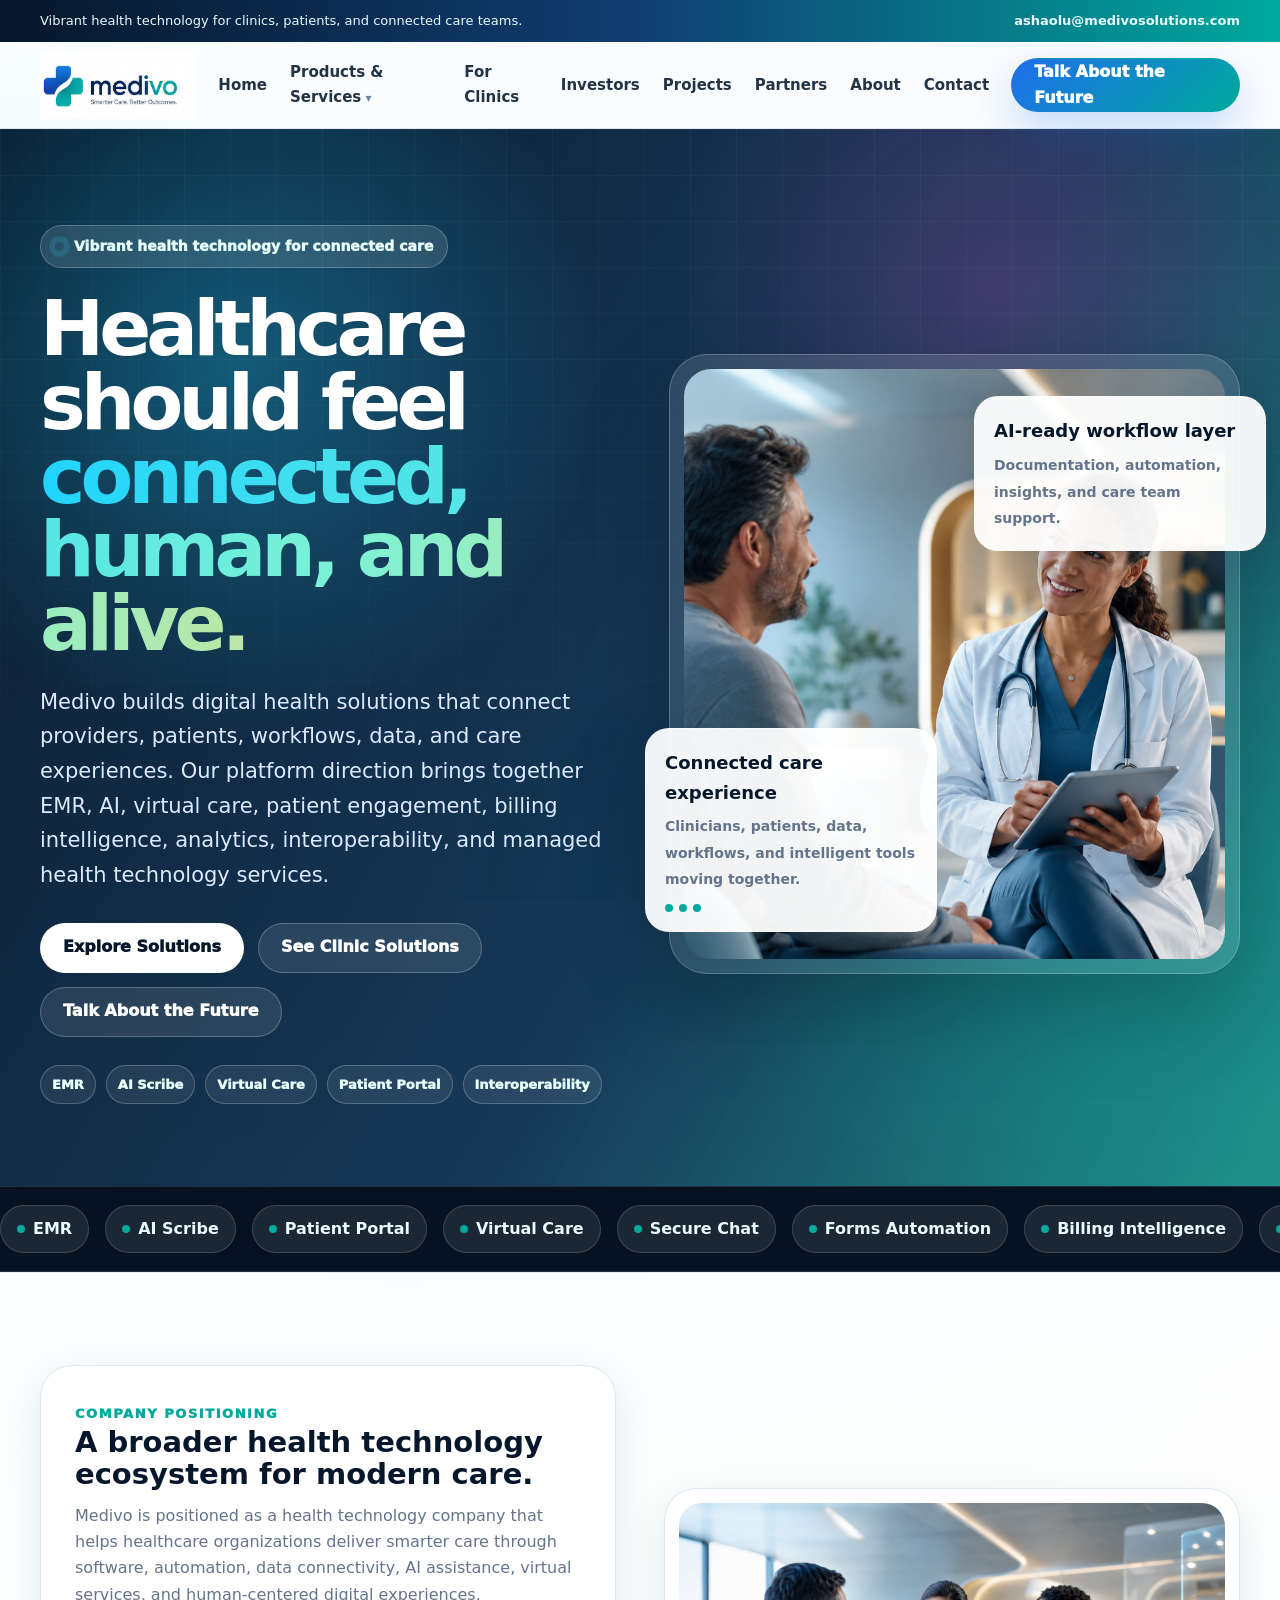
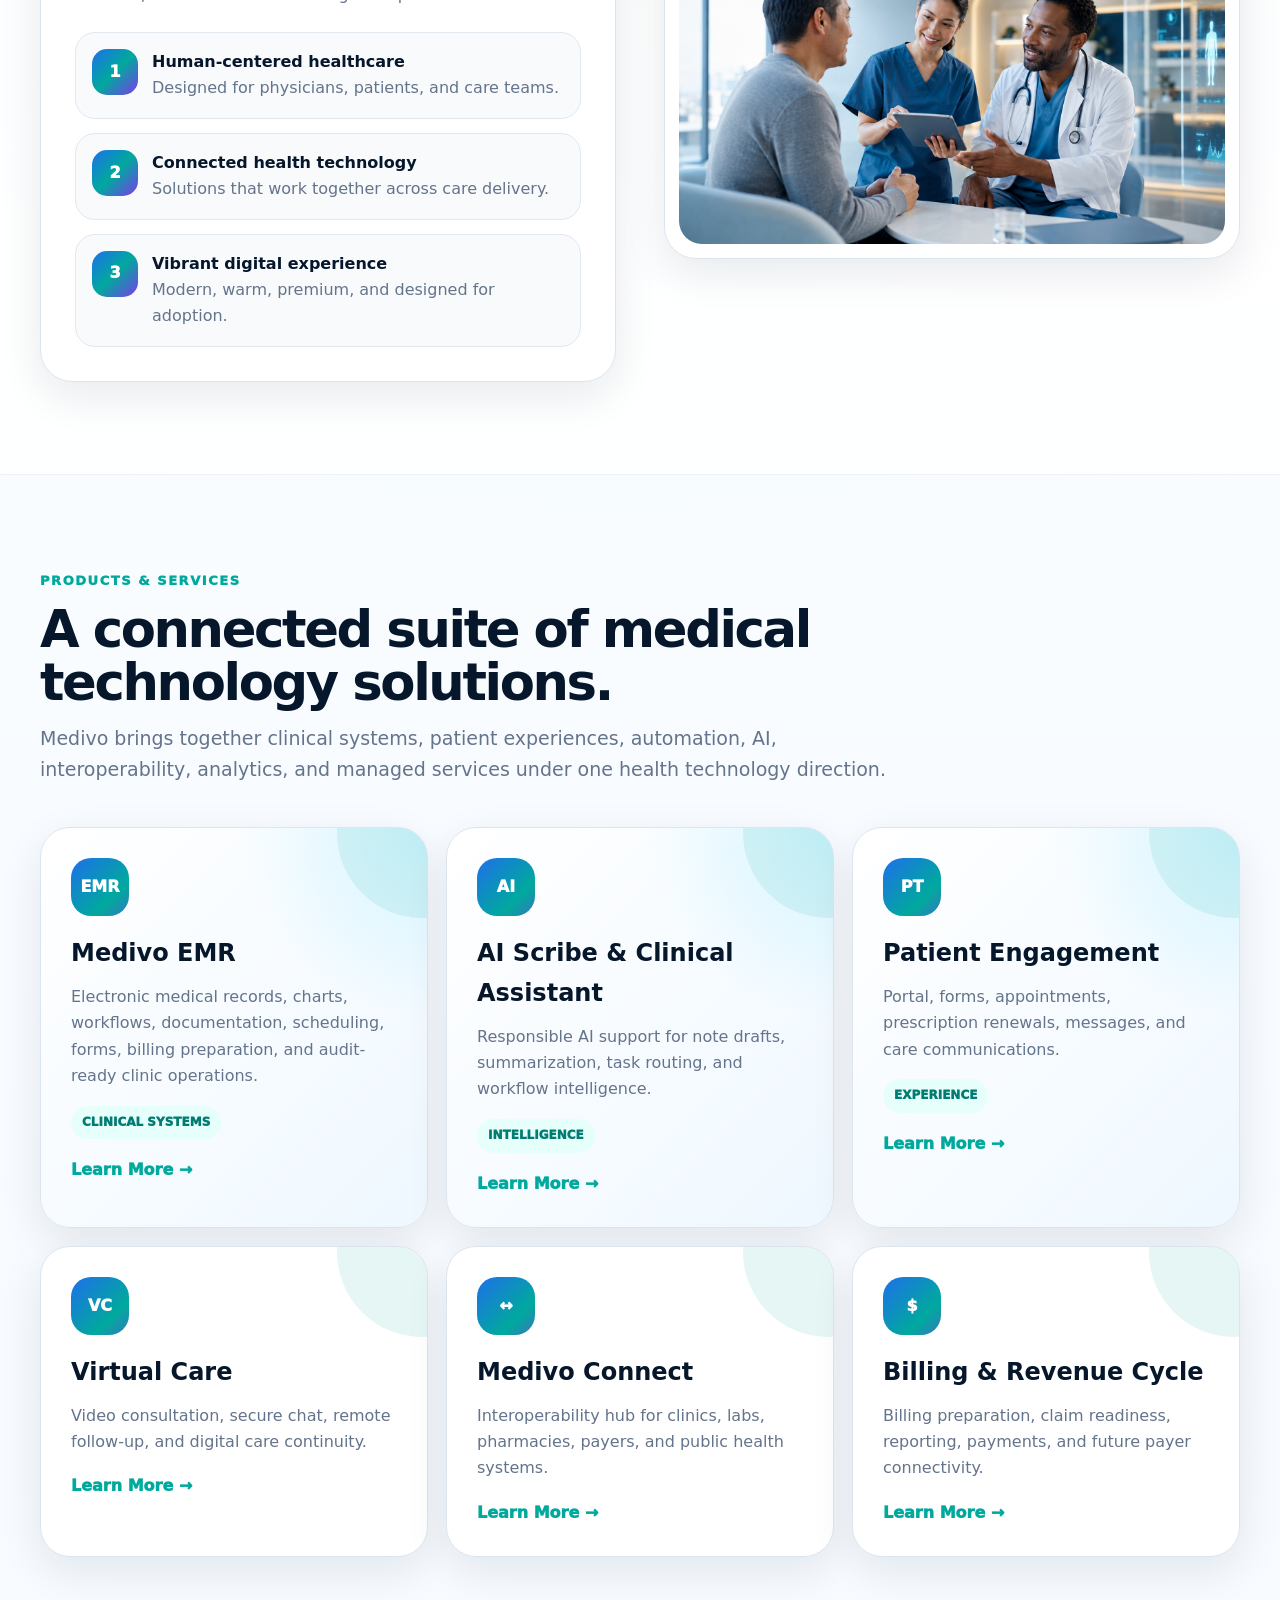
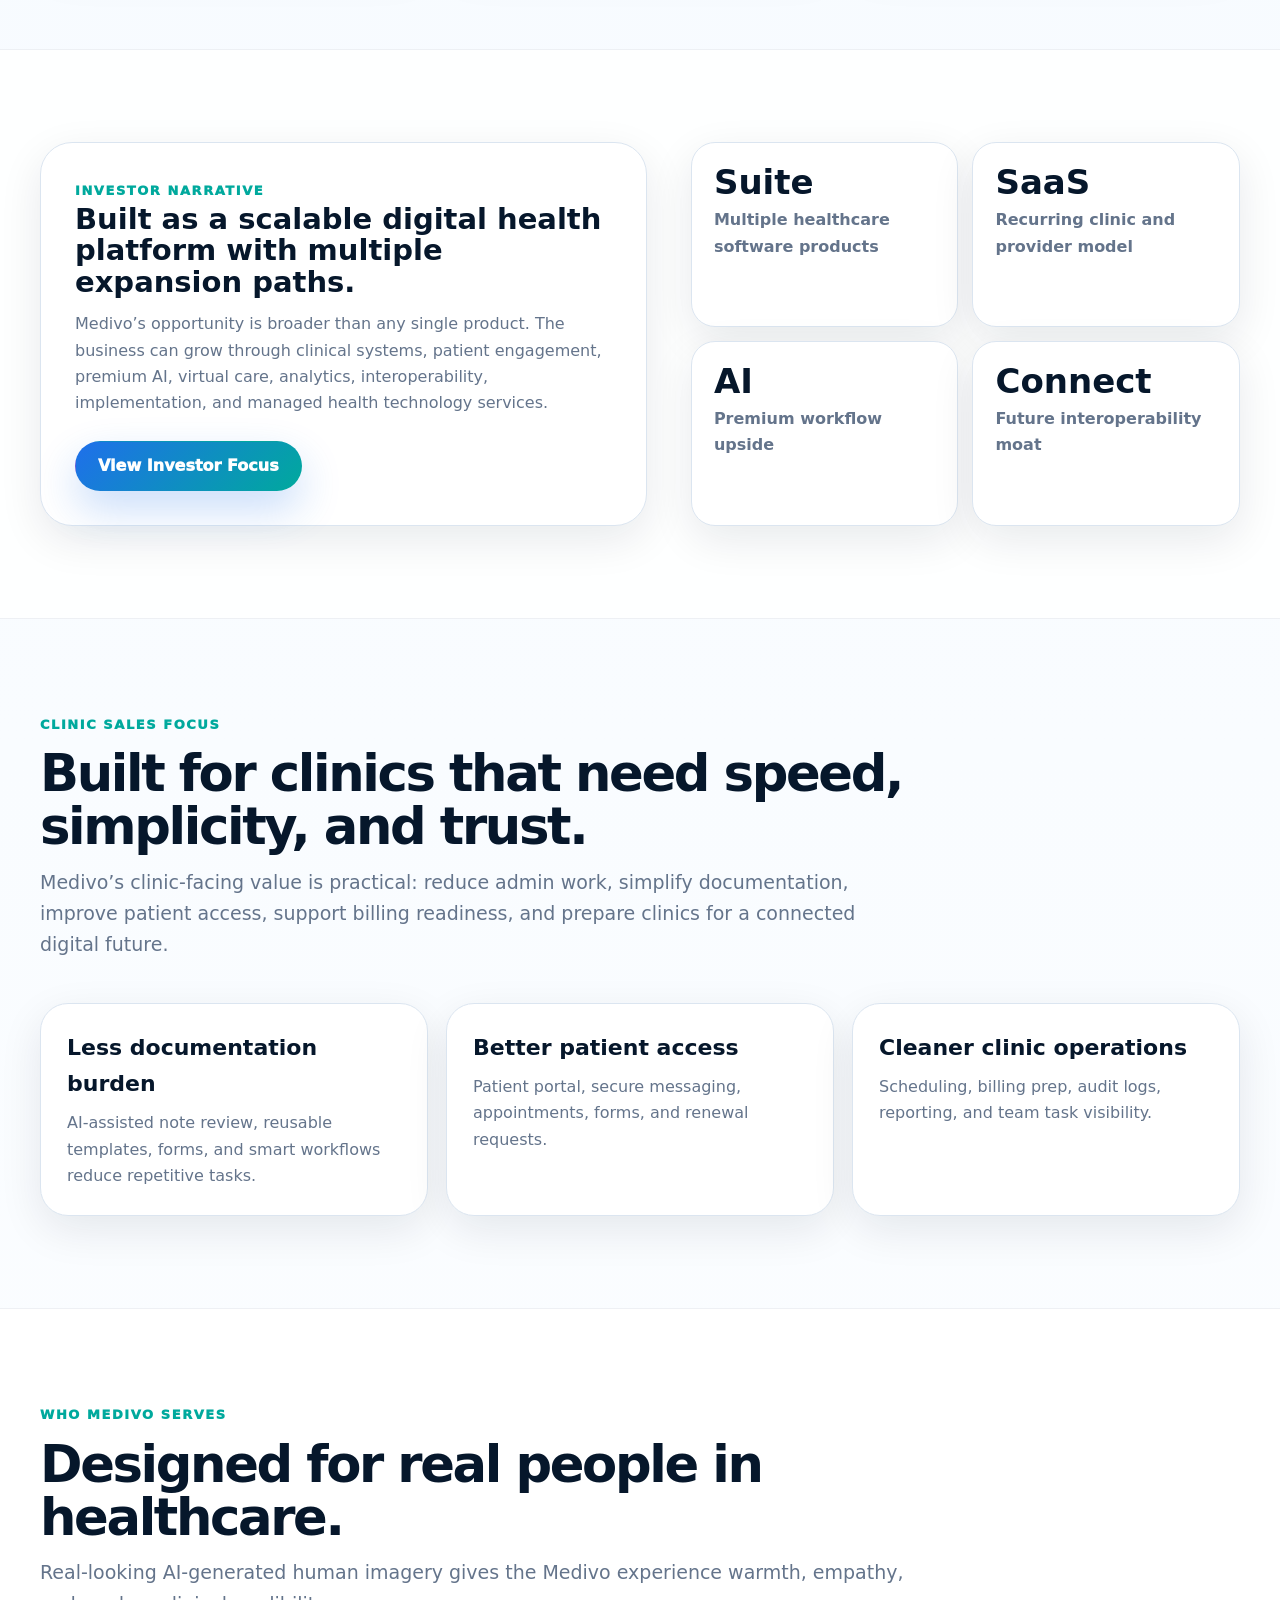
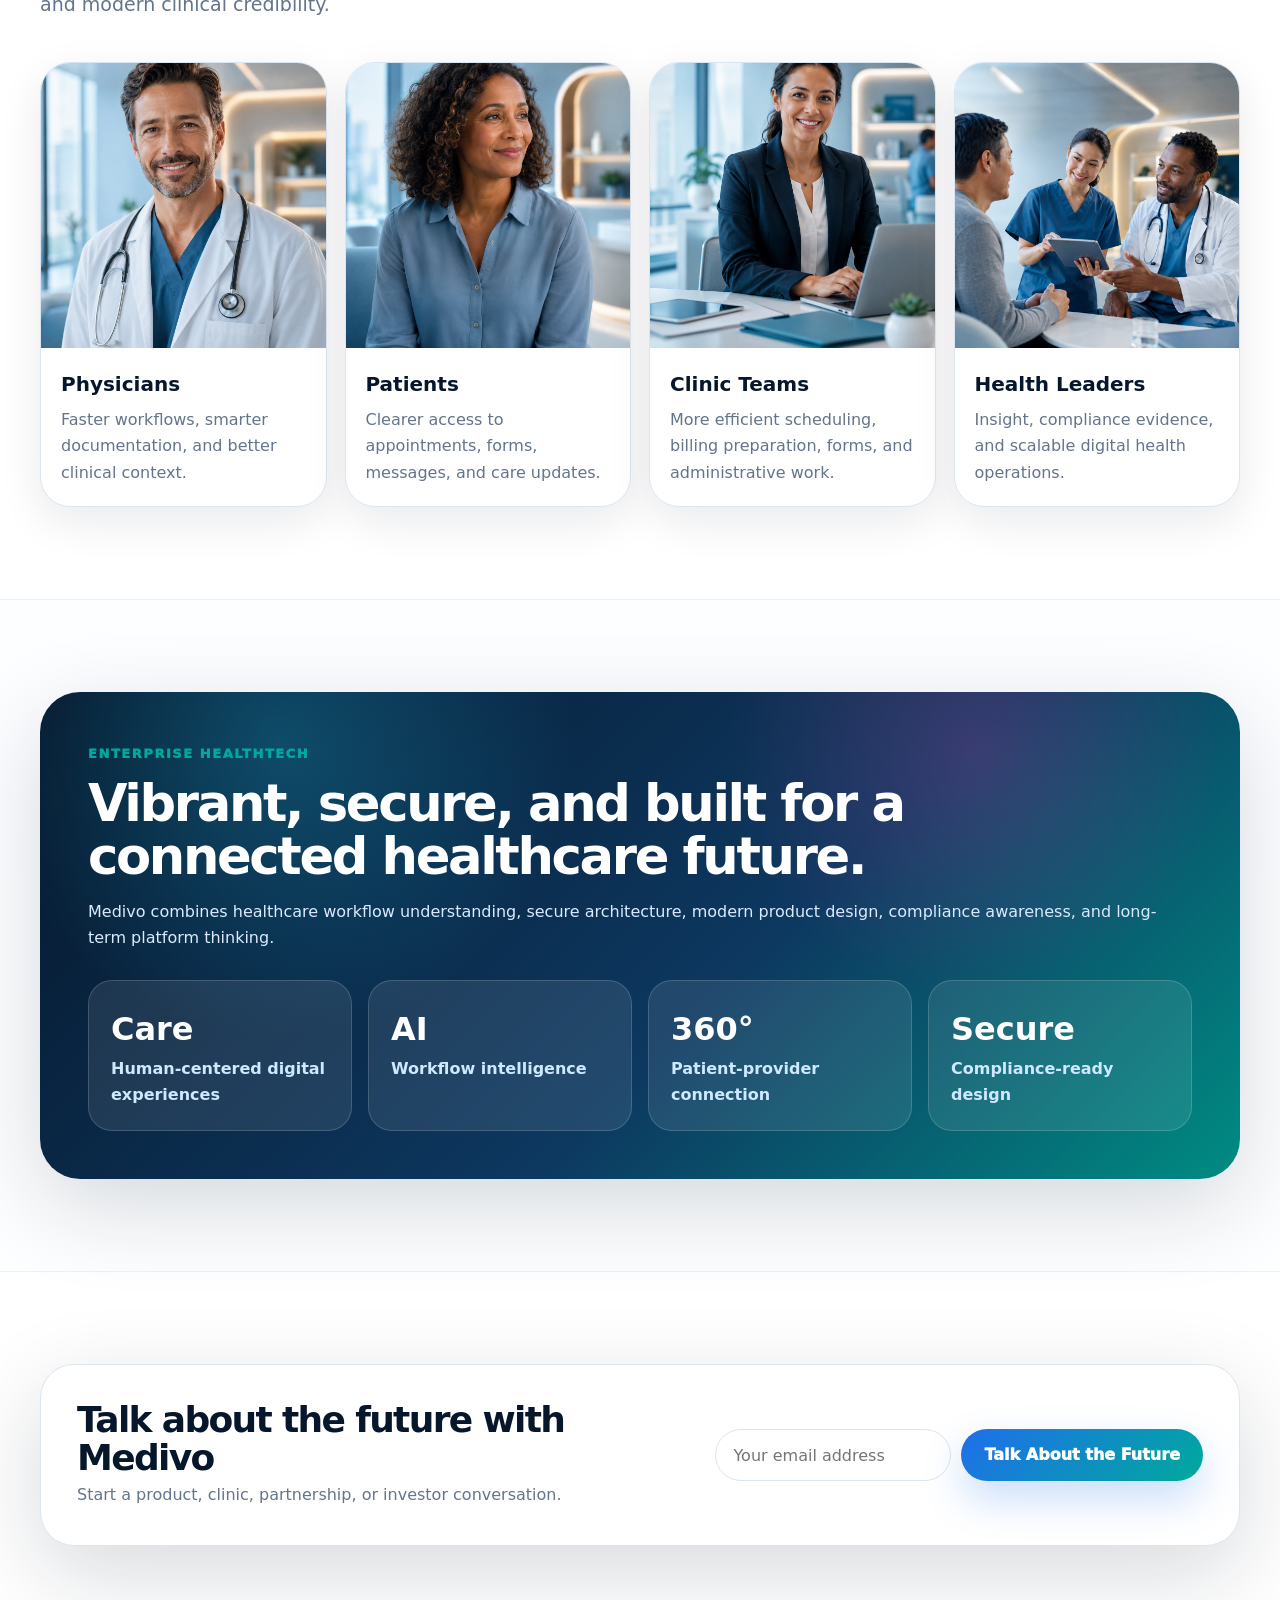
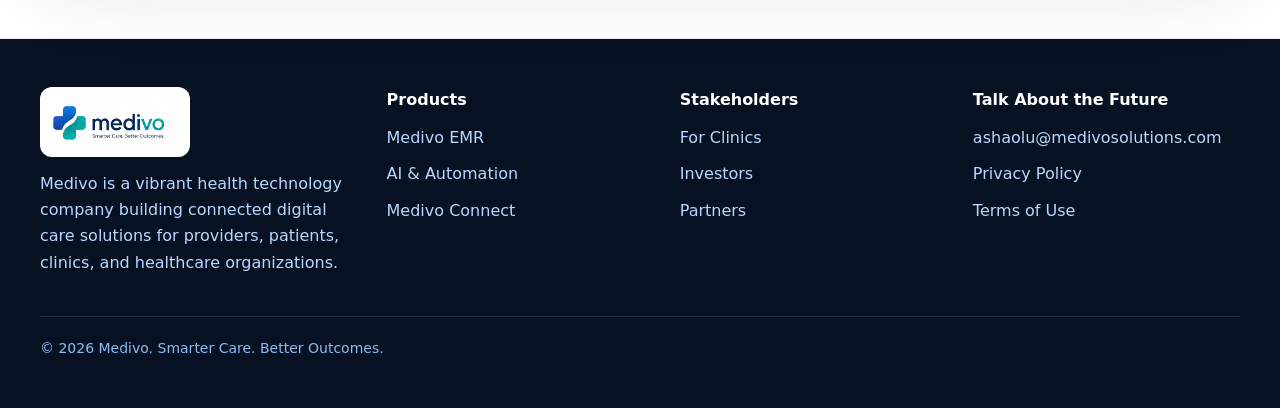
<file: index.html>
<!doctype html>
<html lang="en">
<head>
<meta charset="utf-8">
<meta name="viewport" content="width=device-width,initial-scale=1">
<title>Medivo | Vibrant Health Technology Website</title>
<meta name="description" content="Vibrant motion-based Medivo health technology website.">
<link rel="icon" href="assets/img/favicon.png" type="image/png">
<link rel="stylesheet" href="assets/css/styles.css">
</head>
<body>
<div class="bg-grid" aria-hidden="true"></div>
<div class="ambient-orbs" aria-hidden="true"><div class="orb one"></div><div class="orb two"></div><div class="orb three"></div></div>
<a class="skip-link" href="#main">Skip to content</a>
<div class="topbar">
  <div class="container topbar-inner">
    <span>Vibrant health technology for clinics, patients, and connected care teams.</span>
    <a data-talk-future data-subject="Talk About the Future - Medivo Website Inquiry" href="mailto:ashaolu@medivosolutions.com">ashaolu@medivosolutions.com</a>
  </div>
</div>
<header class="header">
  <div class="container nav">
    <a class="logo" href="index.html" aria-label="Medivo Home"><img src="assets/img/medivo-logo-main.png" alt="Medivo logo"></a>
    <button class="mobile-toggle" aria-label="Open menu" aria-expanded="false">☰</button>
    <nav class="nav-menu" aria-label="Main navigation">
      <a href="index.html">Home</a>
      <div class="dropdown">
        <a href="products-services.html">Products & Services</a>
        <div class="dropdown-menu">
          <a href="products-services.html#emr">Medivo EMR</a>
          <a href="products-services.html#ai">AI, Automation & Analytics</a>
          <a href="products-services.html#connect">Interoperability & Health Data</a>
          <a href="products-services.html#services">Managed HealthTech Services</a>
        </div>
      </div>
      <a href="clinics.html">For Clinics</a>
      <a href="investors.html">Investors</a>
      <a href="projects.html">Projects</a>
      <a href="partners.html">Partners</a>
      <a href="about.html">About</a>
      <a href="contact.html">Contact</a>
    </nav>
    <div class="nav-actions">
      <a class="nav-cta" data-talk-future data-subject="Talk About the Future - Main CTA" href="mailto:ashaolu@medivosolutions.com">Talk About the Future</a>
    </div>
  </div>
</header>
<main id="main">

<section class="hero">
  <div class="container hero-grid">
    <div class="reveal">
      <span class="kicker">Vibrant health technology for connected care</span>
      <h1>Healthcare should feel <span class="gradient-word">connected, human, and alive.</span></h1>
      <p>Medivo builds digital health solutions that connect providers, patients, workflows, data, and care experiences. Our platform direction brings together EMR, AI, virtual care, patient engagement, billing intelligence, analytics, interoperability, and managed health technology services.</p>
      <div class="hero-actions">
        <a class="btn btn-white" href="products-services.html">Explore Solutions</a>
        <a class="btn btn-glass" href="clinics.html">See Clinic Solutions</a>
        <a class="btn btn-glass" data-talk-future data-subject="Talk About the Future - Hero CTA" href="mailto:ashaolu@medivosolutions.com">Talk About the Future</a>
      </div>
      <div class="hero-pills">
        <span class="hero-pill">EMR</span><span class="hero-pill">AI Scribe</span><span class="hero-pill">Virtual Care</span><span class="hero-pill">Patient Portal</span><span class="hero-pill">Interoperability</span>
      </div>
    </div>
    <div class="hero-visual reveal">
      <div class="image-shell float-slow">
        <img src="assets/img/hero-consultation.png" alt="Doctor consulting with patient in a modern futuristic clinic">
      </div>
      <div class="floating-card float">
        <strong>Connected care experience</strong>
        <span>Clinicians, patients, data, workflows, and intelligent tools moving together.</span>
        <div class="metric-dots"><i></i><i></i><i></i></div>
      </div>
      <div class="floating-card right float-fast">
        <strong>AI-ready workflow layer</strong>
        <span>Documentation, automation, insights, and care team support.</span>
      </div>
    </div>
  </div>
</section>

<section class="motion-band" aria-label="Medivo capabilities">
  <div class="marquee">
    <span>EMR</span><span>AI Scribe</span><span>Patient Portal</span><span>Virtual Care</span><span>Secure Chat</span><span>Forms Automation</span><span>Billing Intelligence</span><span>Analytics</span><span>Interoperability</span><span>Managed Services</span>
    <span>EMR</span><span>AI Scribe</span><span>Patient Portal</span><span>Virtual Care</span><span>Secure Chat</span><span>Forms Automation</span><span>Billing Intelligence</span><span>Analytics</span><span>Interoperability</span><span>Managed Services</span>
  </div>
</section>

<section class="section alt">
  <div class="container split">
    <div class="card reveal">
      <span class="section-kicker">Company Positioning</span>
      <h3>A broader health technology ecosystem for modern care.</h3>
      <p>Medivo is positioned as a health technology company that helps healthcare organizations deliver smarter care through software, automation, data connectivity, AI assistance, virtual services, and human-centered digital experiences.</p>
      <div class="value-list">
        <div class="value"><i>1</i><div><strong>Human-centered healthcare</strong><span>Designed for physicians, patients, and care teams.</span></div></div>
        <div class="value"><i>2</i><div><strong>Connected health technology</strong><span>Solutions that work together across care delivery.</span></div></div>
        <div class="value"><i>3</i><div><strong>Vibrant digital experience</strong><span>Modern, warm, premium, and designed for adoption.</span></div></div>
      </div>
    </div>
    <div class="card-img reveal">
      <img src="assets/img/clinic-team.png" alt="Clinical team and patient using a digital health platform">
    </div>
  </div>
</section>

<section class="section">
  <div class="container">
    <div class="section-head reveal">
      <span class="section-kicker">Products & Services</span>
      <h2>A connected suite of medical technology solutions.</h2>
      <p>Medivo brings together clinical systems, patient experiences, automation, AI, interoperability, analytics, and managed services under one health technology direction.</p>
    </div>
    <div class="solution-grid">
      <article class="solution-card featured reveal" id="emr"><div class="icon">EMR</div><h3>Medivo EMR</h3><p>Electronic medical records, charts, workflows, documentation, scheduling, forms, billing preparation, and audit-ready clinic operations.</p><span class="badge">Clinical Systems</span><br><a class="learn" href="products-services.html#emr">Learn More →</a></article>
      <article class="solution-card featured reveal"><div class="icon">AI</div><h3>AI Scribe & Clinical Assistant</h3><p>Responsible AI support for note drafts, summarization, task routing, and workflow intelligence.</p><span class="badge">Intelligence</span><br><a class="learn" href="products-services.html#ai">Learn More →</a></article>
      <article class="solution-card featured reveal"><div class="icon">PT</div><h3>Patient Engagement</h3><p>Portal, forms, appointments, prescription renewals, messages, and care communications.</p><span class="badge">Experience</span><br><a class="learn" href="products-services.html#patient">Learn More →</a></article>
      <article class="solution-card reveal"><div class="icon">VC</div><h3>Virtual Care</h3><p>Video consultation, secure chat, remote follow-up, and digital care continuity.</p><a class="learn" href="products-services.html#virtual">Learn More →</a></article>
      <article class="solution-card reveal"><div class="icon">↔</div><h3>Medivo Connect</h3><p>Interoperability hub for clinics, labs, pharmacies, payers, and public health systems.</p><a class="learn" href="products-services.html#connect">Learn More →</a></article>
      <article class="solution-card reveal"><div class="icon">$</div><h3>Billing & Revenue Cycle</h3><p>Billing preparation, claim readiness, reporting, payments, and future payer connectivity.</p><a class="learn" href="products-services.html#billing">Learn More →</a></article>
    </div>
  </div>
</section>

<section class="section alt">
  <div class="container investor-grid">
    <div class="card reveal">
      <span class="section-kicker">Investor Narrative</span>
      <h3>Built as a scalable digital health platform with multiple expansion paths.</h3>
      <p>Medivo’s opportunity is broader than any single product. The business can grow through clinical systems, patient engagement, premium AI, virtual care, analytics, interoperability, implementation, and managed health technology services.</p>
      <a class="btn btn-primary" href="investors.html" style="margin-top:24px">View Investor Focus</a>
    </div>
    <div class="kpi-grid reveal">
      <div class="kpi"><strong>Suite</strong><span>Multiple healthcare software products</span></div>
      <div class="kpi"><strong>SaaS</strong><span>Recurring clinic and provider model</span></div>
      <div class="kpi"><strong>AI</strong><span>Premium workflow upside</span></div>
      <div class="kpi"><strong>Connect</strong><span>Future interoperability moat</span></div>
    </div>
  </div>
</section>

<section class="section">
  <div class="container">
    <div class="section-head reveal">
      <span class="section-kicker">Clinic Sales Focus</span>
      <h2>Built for clinics that need speed, simplicity, and trust.</h2>
      <p>Medivo’s clinic-facing value is practical: reduce admin work, simplify documentation, improve patient access, support billing readiness, and prepare clinics for a connected digital future.</p>
    </div>
    <div class="clinic-grid">
      <div class="clinic-card reveal"><strong>Less documentation burden</strong><p>AI-assisted note review, reusable templates, forms, and smart workflows reduce repetitive tasks.</p></div>
      <div class="clinic-card reveal"><strong>Better patient access</strong><p>Patient portal, secure messaging, appointments, forms, and renewal requests.</p></div>
      <div class="clinic-card reveal"><strong>Cleaner clinic operations</strong><p>Scheduling, billing prep, audit logs, reporting, and team task visibility.</p></div>
    </div>
  </div>
</section>

<section class="section alt">
  <div class="container">
    <div class="section-head reveal">
      <span class="section-kicker">Who Medivo Serves</span>
      <h2>Designed for real people in healthcare.</h2>
      <p>Real-looking AI-generated human imagery gives the Medivo experience warmth, empathy, and modern clinical credibility.</p>
    </div>
    <div class="people-grid">
      <div class="person-card reveal"><img src="assets/img/doctor-portrait.png" alt="Physician in a modern clinic"><div class="person-copy"><strong>Physicians</strong><span>Faster workflows, smarter documentation, and better clinical context.</span></div></div>
      <div class="person-card reveal"><img src="assets/img/patient-portrait.png" alt="Patient in a modern healthcare setting"><div class="person-copy"><strong>Patients</strong><span>Clearer access to appointments, forms, messages, and care updates.</span></div></div>
      <div class="person-card reveal"><img src="assets/img/professional-office.png" alt="Healthcare professional in office"><div class="person-copy"><strong>Clinic Teams</strong><span>More efficient scheduling, billing preparation, forms, and administrative work.</span></div></div>
      <div class="person-card reveal"><img src="assets/img/clinic-team.png" alt="Clinical team and patient"><div class="person-copy"><strong>Health Leaders</strong><span>Insight, compliance evidence, and scalable digital health operations.</span></div></div>
    </div>
  </div>
</section>

<section class="section">
  <div class="container enterprise-panel reveal">
    <span class="section-kicker">Enterprise HealthTech</span>
    <h2>Vibrant, secure, and built for a connected healthcare future.</h2>
    <p>Medivo combines healthcare workflow understanding, secure architecture, modern product design, compliance awareness, and long-term platform thinking.</p>
    <div class="enterprise-grid">
      <div class="enterprise-card"><strong>Care</strong><span>Human-centered digital experiences</span></div>
      <div class="enterprise-card"><strong>AI</strong><span>Workflow intelligence</span></div>
      <div class="enterprise-card"><strong>360°</strong><span>Patient-provider connection</span></div>
      <div class="enterprise-card"><strong>Secure</strong><span>Compliance-ready design</span></div>
    </div>
  </div>
</section>

<section class="section alt">
  <div class="container newsletter reveal">
    <div>
      <h2>Talk about the future with Medivo</h2>
      <p>Start a product, clinic, partnership, or investor conversation.</p>
    </div>
    <div class="newsletter-form">
      <input aria-label="Email address" placeholder="Your email address">
      <a class="btn btn-primary" data-talk-future data-subject="Talk About the Future - Homepage Bottom CTA" href="mailto:ashaolu@medivosolutions.com">Talk About the Future</a>
    </div>
  </div>
</section>

</main>
<footer class="footer">
  <div class="container">
    <div class="footer-grid">
      <div>
        <img src="assets/img/medivo-logo-main.png" alt="Medivo logo">
        <p>Medivo is a vibrant health technology company building connected digital care solutions for providers, patients, clinics, and healthcare organizations.</p>
      </div>
      <div>
        <h4>Products</h4>
        <p><a href="products-services.html#emr">Medivo EMR</a></p>
        <p><a href="products-services.html#ai">AI & Automation</a></p>
        <p><a href="products-services.html#connect">Medivo Connect</a></p>
      </div>
      <div>
        <h4>Stakeholders</h4>
        <p><a href="clinics.html">For Clinics</a></p>
        <p><a href="investors.html">Investors</a></p>
        <p><a href="partners.html">Partners</a></p>
      </div>
      <div>
        <h4>Talk About the Future</h4>
        <p><a data-talk-future data-subject="Talk About the Future - Footer Inquiry" href="mailto:ashaolu@medivosolutions.com">ashaolu@medivosolutions.com</a></p>
        <p><a href="privacy-policy.html">Privacy Policy</a></p>
        <p><a href="terms-of-use.html">Terms of Use</a></p>
      </div>
    </div>
    <div class="footer-bottom">© <span data-year></span> Medivo. Smarter Care. Better Outcomes.</div>
  </div>
</footer>
<script src="assets/js/main.js"></script>
</body>
</html>
</file>
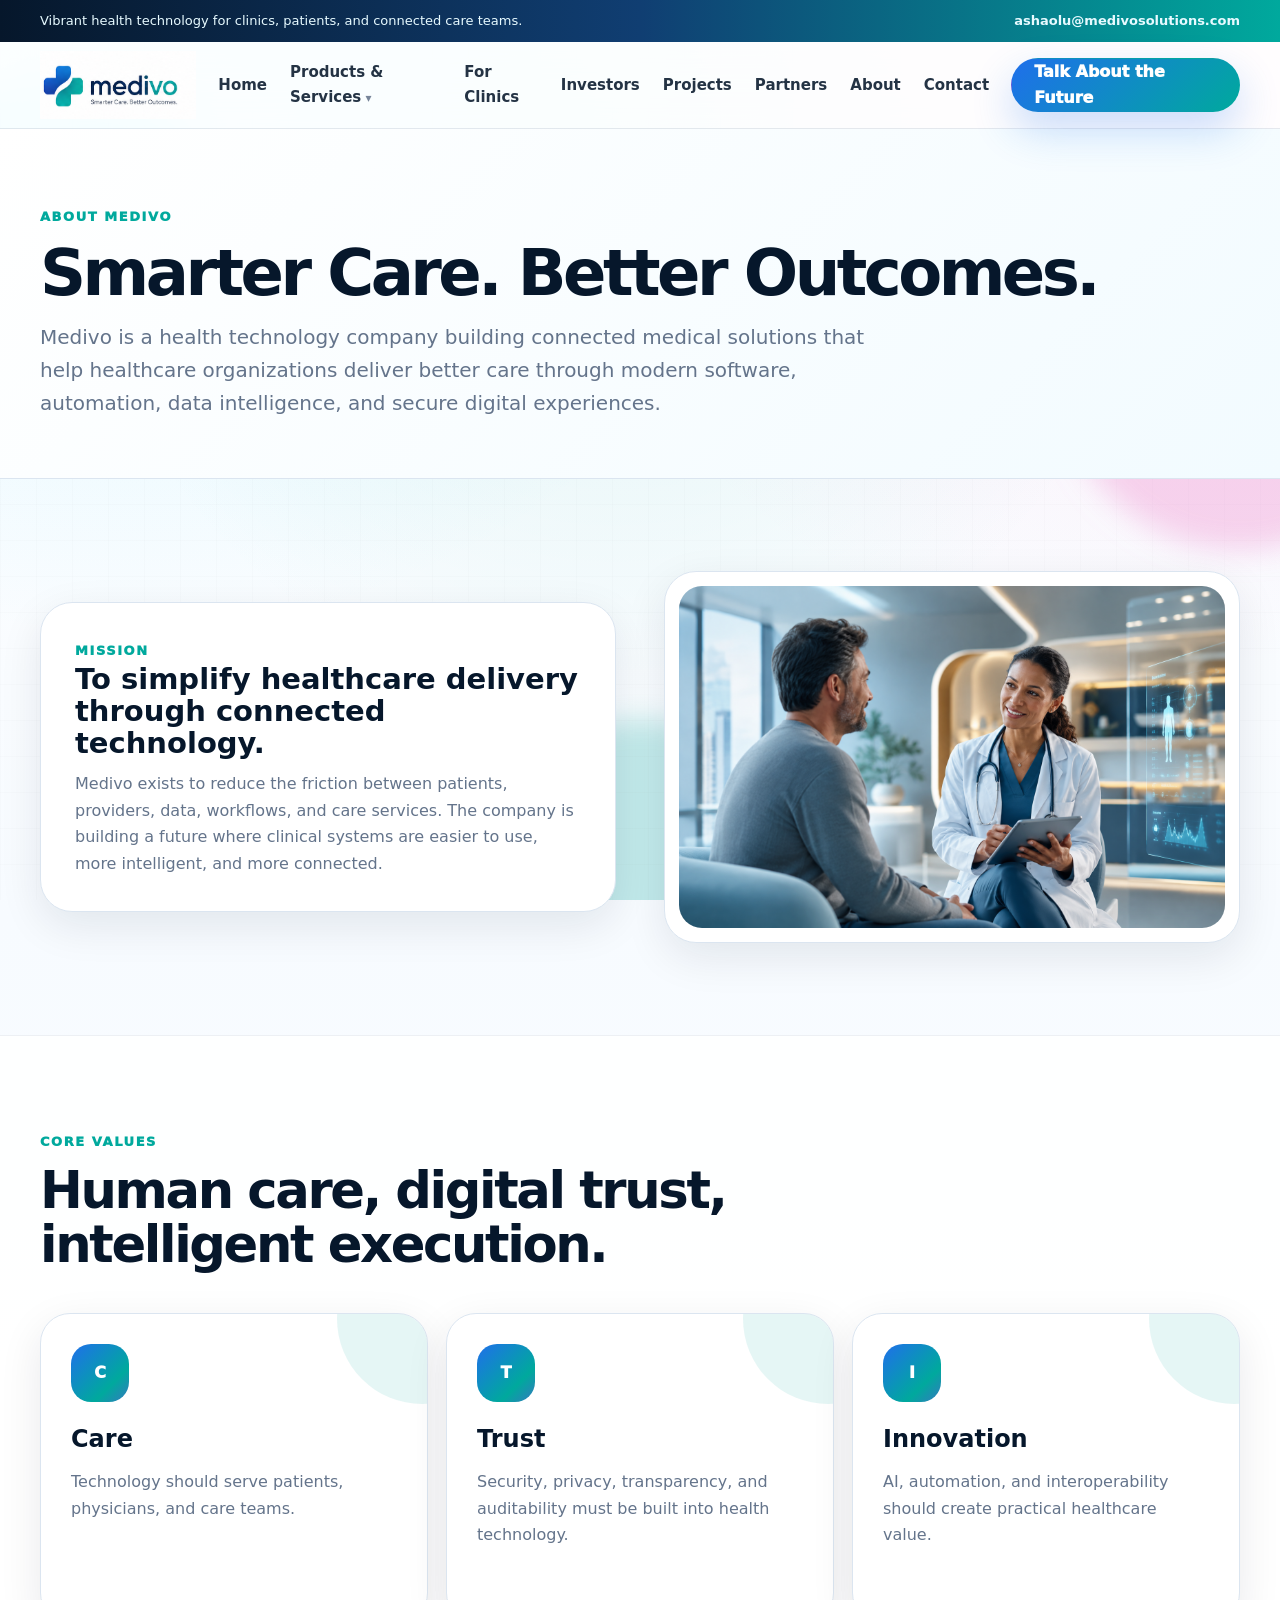
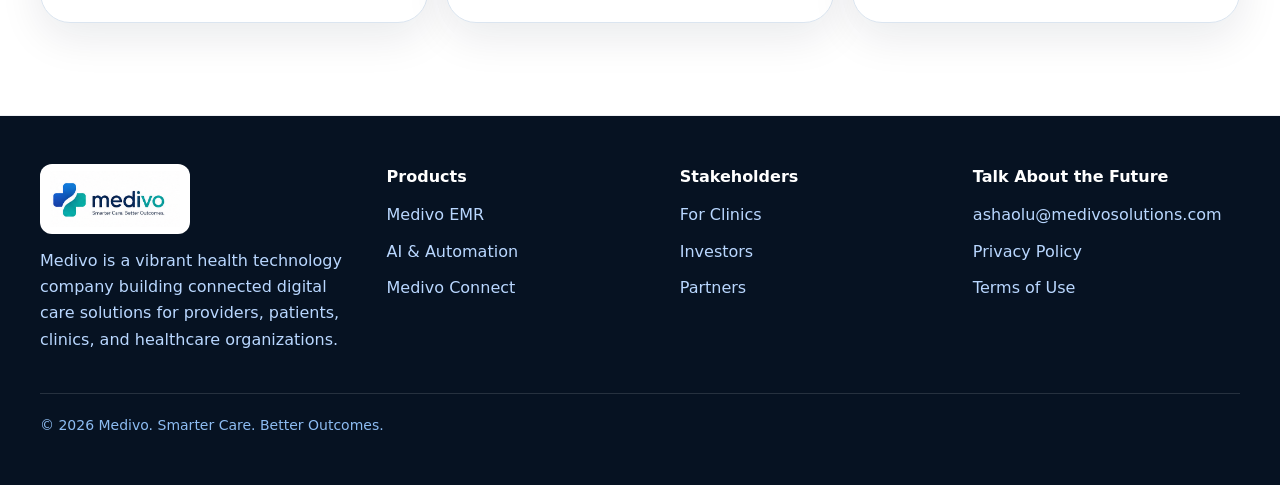
<file: about.html>
<!doctype html>
<html lang="en">
<head>
<meta charset="utf-8">
<meta name="viewport" content="width=device-width,initial-scale=1">
<title>About | Medivo</title>
<meta name="description" content="About Medivo.">
<link rel="icon" href="assets/img/favicon.png" type="image/png">
<link rel="stylesheet" href="assets/css/styles.css">
</head>
<body>
<div class="bg-grid" aria-hidden="true"></div>
<div class="ambient-orbs" aria-hidden="true"><div class="orb one"></div><div class="orb two"></div><div class="orb three"></div></div>
<a class="skip-link" href="#main">Skip to content</a>
<div class="topbar">
  <div class="container topbar-inner">
    <span>Vibrant health technology for clinics, patients, and connected care teams.</span>
    <a data-talk-future data-subject="Talk About the Future - Medivo Website Inquiry" href="mailto:ashaolu@medivosolutions.com">ashaolu@medivosolutions.com</a>
  </div>
</div>
<header class="header">
  <div class="container nav">
    <a class="logo" href="index.html" aria-label="Medivo Home"><img src="assets/img/medivo-logo-main.png" alt="Medivo logo"></a>
    <button class="mobile-toggle" aria-label="Open menu" aria-expanded="false">☰</button>
    <nav class="nav-menu" aria-label="Main navigation">
      <a href="index.html">Home</a>
      <div class="dropdown">
        <a href="products-services.html">Products & Services</a>
        <div class="dropdown-menu">
          <a href="products-services.html#emr">Medivo EMR</a>
          <a href="products-services.html#ai">AI, Automation & Analytics</a>
          <a href="products-services.html#connect">Interoperability & Health Data</a>
          <a href="products-services.html#services">Managed HealthTech Services</a>
        </div>
      </div>
      <a href="clinics.html">For Clinics</a>
      <a href="investors.html">Investors</a>
      <a href="projects.html">Projects</a>
      <a href="partners.html">Partners</a>
      <a href="about.html">About</a>
      <a href="contact.html">Contact</a>
    </nav>
    <div class="nav-actions">
      <a class="nav-cta" data-talk-future data-subject="Talk About the Future - Main CTA" href="mailto:ashaolu@medivosolutions.com">Talk About the Future</a>
    </div>
  </div>
</header>
<main id="main">

<section class="page-hero"><div class="container"><span class="section-kicker">About Medivo</span><h1>Smarter Care. Better Outcomes.</h1><p>Medivo is a health technology company building connected medical solutions that help healthcare organizations deliver better care through modern software, automation, data intelligence, and secure digital experiences.</p></div></section>
<section class="section" id="mission"><div class="container split">
  <div class="card reveal"><span class="section-kicker">Mission</span><h3>To simplify healthcare delivery through connected technology.</h3><p>Medivo exists to reduce the friction between patients, providers, data, workflows, and care services. The company is building a future where clinical systems are easier to use, more intelligent, and more connected.</p></div>
  <div class="card-img reveal"><img src="assets/img/hero-consultation.png" alt="Doctor and patient in consultation"></div>
</div></section>
<section class="section alt" id="values"><div class="container"><div class="section-head reveal"><span class="section-kicker">Core Values</span><h2>Human care, digital trust, intelligent execution.</h2></div>
<div class="solution-grid"><article class="solution-card reveal"><div class="icon">C</div><h3>Care</h3><p>Technology should serve patients, physicians, and care teams.</p></article><article class="solution-card reveal"><div class="icon">T</div><h3>Trust</h3><p>Security, privacy, transparency, and auditability must be built into health technology.</p></article><article class="solution-card reveal"><div class="icon">I</div><h3>Innovation</h3><p>AI, automation, and interoperability should create practical healthcare value.</p></article></div></div></section>

</main>
<footer class="footer">
  <div class="container">
    <div class="footer-grid">
      <div>
        <img src="assets/img/medivo-logo-main.png" alt="Medivo logo">
        <p>Medivo is a vibrant health technology company building connected digital care solutions for providers, patients, clinics, and healthcare organizations.</p>
      </div>
      <div>
        <h4>Products</h4>
        <p><a href="products-services.html#emr">Medivo EMR</a></p>
        <p><a href="products-services.html#ai">AI & Automation</a></p>
        <p><a href="products-services.html#connect">Medivo Connect</a></p>
      </div>
      <div>
        <h4>Stakeholders</h4>
        <p><a href="clinics.html">For Clinics</a></p>
        <p><a href="investors.html">Investors</a></p>
        <p><a href="partners.html">Partners</a></p>
      </div>
      <div>
        <h4>Talk About the Future</h4>
        <p><a data-talk-future data-subject="Talk About the Future - Footer Inquiry" href="mailto:ashaolu@medivosolutions.com">ashaolu@medivosolutions.com</a></p>
        <p><a href="privacy-policy.html">Privacy Policy</a></p>
        <p><a href="terms-of-use.html">Terms of Use</a></p>
      </div>
    </div>
    <div class="footer-bottom">© <span data-year></span> Medivo. Smarter Care. Better Outcomes.</div>
  </div>
</footer>
<script src="assets/js/main.js"></script>
</body>
</html>
</file>
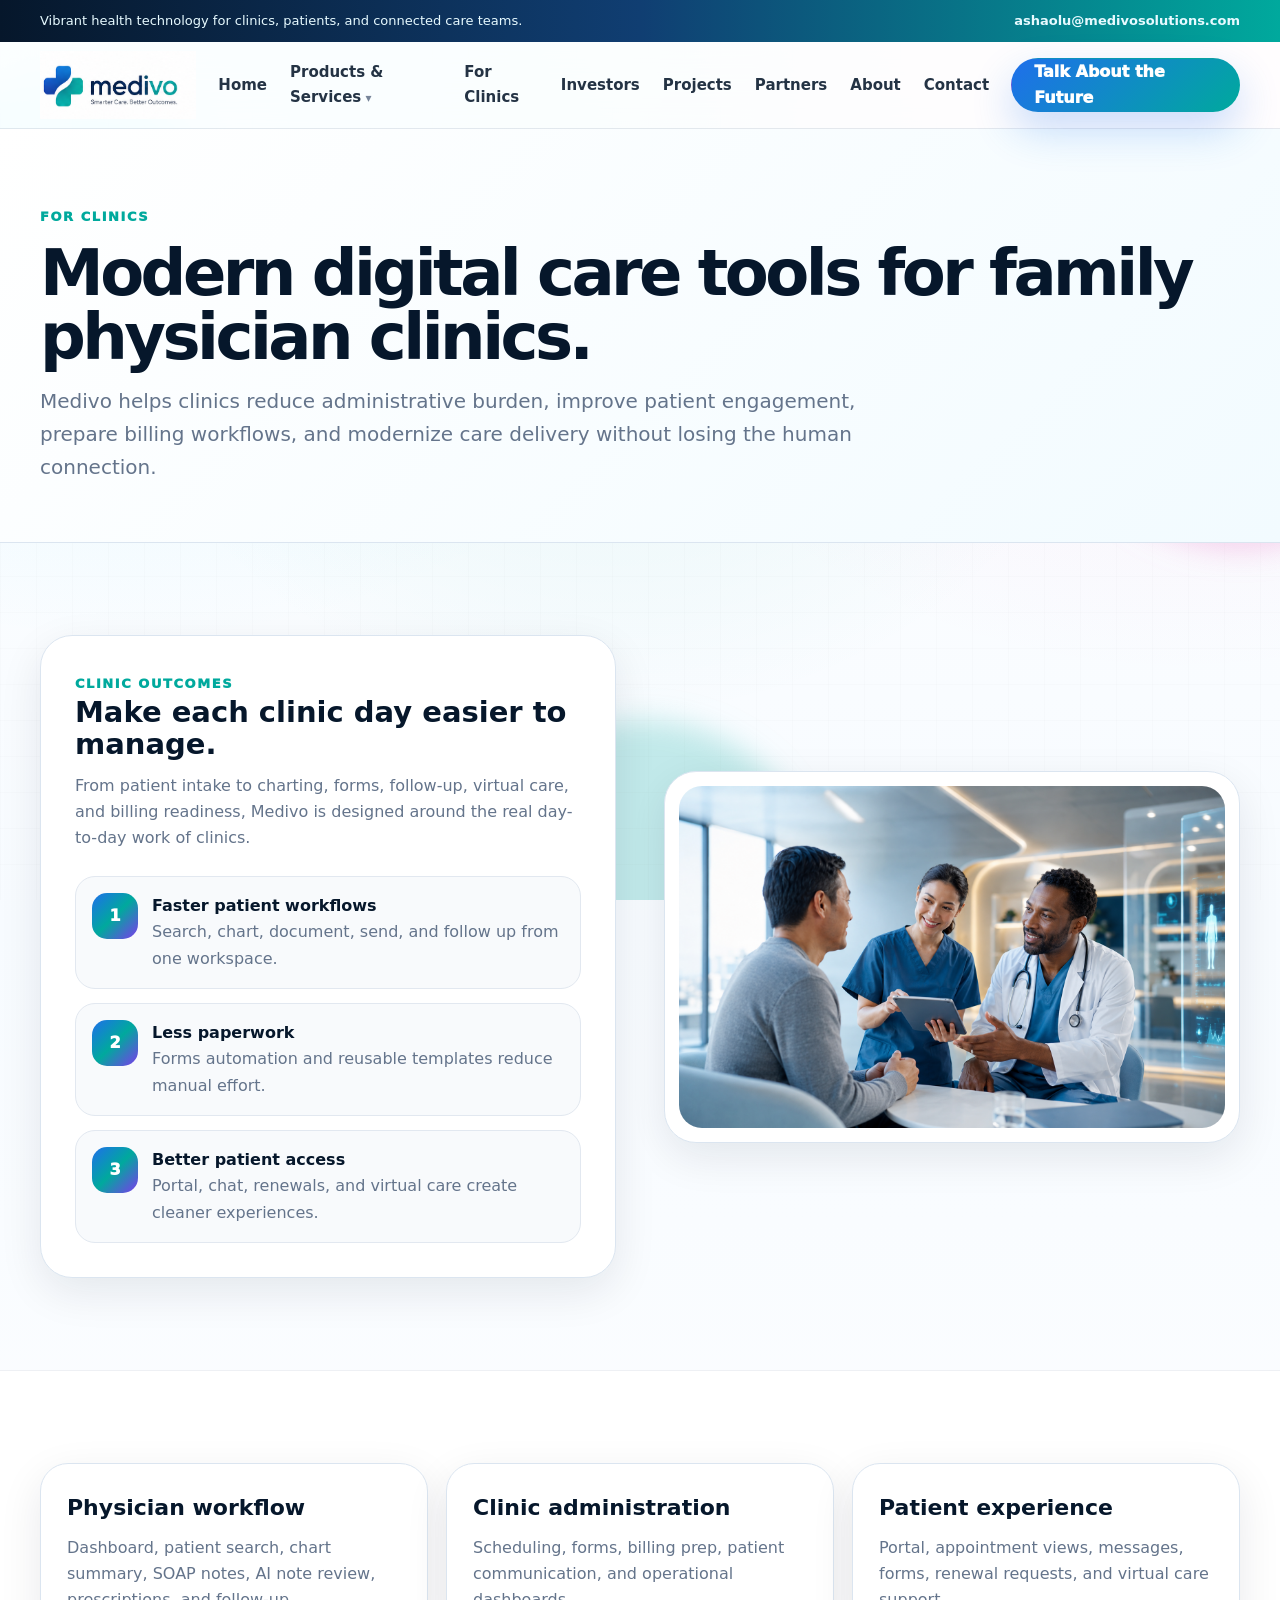
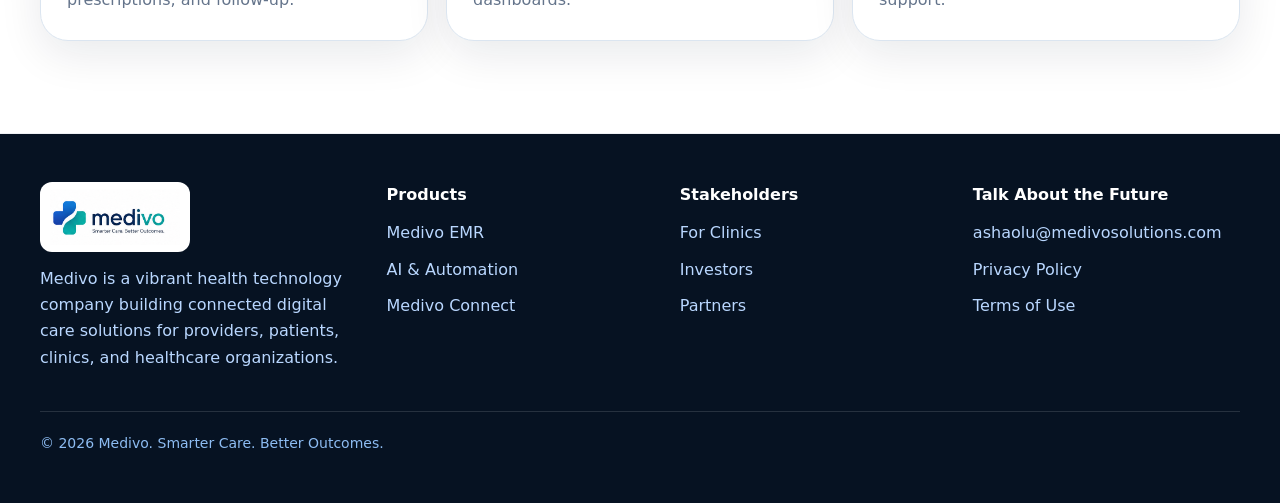
<file: clinics.html>
<!doctype html>
<html lang="en">
<head>
<meta charset="utf-8">
<meta name="viewport" content="width=device-width,initial-scale=1">
<title>For Clinics | Medivo</title>
<meta name="description" content="Medivo clinic-focused page.">
<link rel="icon" href="assets/img/favicon.png" type="image/png">
<link rel="stylesheet" href="assets/css/styles.css">
</head>
<body>
<div class="bg-grid" aria-hidden="true"></div>
<div class="ambient-orbs" aria-hidden="true"><div class="orb one"></div><div class="orb two"></div><div class="orb three"></div></div>
<a class="skip-link" href="#main">Skip to content</a>
<div class="topbar">
  <div class="container topbar-inner">
    <span>Vibrant health technology for clinics, patients, and connected care teams.</span>
    <a data-talk-future data-subject="Talk About the Future - Medivo Website Inquiry" href="mailto:ashaolu@medivosolutions.com">ashaolu@medivosolutions.com</a>
  </div>
</div>
<header class="header">
  <div class="container nav">
    <a class="logo" href="index.html" aria-label="Medivo Home"><img src="assets/img/medivo-logo-main.png" alt="Medivo logo"></a>
    <button class="mobile-toggle" aria-label="Open menu" aria-expanded="false">☰</button>
    <nav class="nav-menu" aria-label="Main navigation">
      <a href="index.html">Home</a>
      <div class="dropdown">
        <a href="products-services.html">Products & Services</a>
        <div class="dropdown-menu">
          <a href="products-services.html#emr">Medivo EMR</a>
          <a href="products-services.html#ai">AI, Automation & Analytics</a>
          <a href="products-services.html#connect">Interoperability & Health Data</a>
          <a href="products-services.html#services">Managed HealthTech Services</a>
        </div>
      </div>
      <a href="clinics.html">For Clinics</a>
      <a href="investors.html">Investors</a>
      <a href="projects.html">Projects</a>
      <a href="partners.html">Partners</a>
      <a href="about.html">About</a>
      <a href="contact.html">Contact</a>
    </nav>
    <div class="nav-actions">
      <a class="nav-cta" data-talk-future data-subject="Talk About the Future - Main CTA" href="mailto:ashaolu@medivosolutions.com">Talk About the Future</a>
    </div>
  </div>
</header>
<main id="main">

<section class="page-hero"><div class="container"><span class="section-kicker">For Clinics</span><h1>Modern digital care tools for family physician clinics.</h1><p>Medivo helps clinics reduce administrative burden, improve patient engagement, prepare billing workflows, and modernize care delivery without losing the human connection.</p></div></section>
<section class="section"><div class="container split">
  <div class="card reveal"><span class="section-kicker">Clinic Outcomes</span><h3>Make each clinic day easier to manage.</h3><p>From patient intake to charting, forms, follow-up, virtual care, and billing readiness, Medivo is designed around the real day-to-day work of clinics.</p>
  <div class="value-list"><div class="value"><i>1</i><div><strong>Faster patient workflows</strong><span>Search, chart, document, send, and follow up from one workspace.</span></div></div><div class="value"><i>2</i><div><strong>Less paperwork</strong><span>Forms automation and reusable templates reduce manual effort.</span></div></div><div class="value"><i>3</i><div><strong>Better patient access</strong><span>Portal, chat, renewals, and virtual care create cleaner experiences.</span></div></div></div></div>
  <div class="card-img reveal"><img src="assets/img/clinic-team.png" alt="Care team with patient"></div>
</div></section>
<section class="section alt"><div class="container"><div class="clinic-grid">
  <div class="clinic-card reveal"><strong>Physician workflow</strong><p>Dashboard, patient search, chart summary, SOAP notes, AI note review, prescriptions, and follow-up.</p></div>
  <div class="clinic-card reveal"><strong>Clinic administration</strong><p>Scheduling, forms, billing prep, patient communication, and operational dashboards.</p></div>
  <div class="clinic-card reveal"><strong>Patient experience</strong><p>Portal, appointment views, messages, forms, renewal requests, and virtual care support.</p></div>
</div></div></section>

</main>
<footer class="footer">
  <div class="container">
    <div class="footer-grid">
      <div>
        <img src="assets/img/medivo-logo-main.png" alt="Medivo logo">
        <p>Medivo is a vibrant health technology company building connected digital care solutions for providers, patients, clinics, and healthcare organizations.</p>
      </div>
      <div>
        <h4>Products</h4>
        <p><a href="products-services.html#emr">Medivo EMR</a></p>
        <p><a href="products-services.html#ai">AI & Automation</a></p>
        <p><a href="products-services.html#connect">Medivo Connect</a></p>
      </div>
      <div>
        <h4>Stakeholders</h4>
        <p><a href="clinics.html">For Clinics</a></p>
        <p><a href="investors.html">Investors</a></p>
        <p><a href="partners.html">Partners</a></p>
      </div>
      <div>
        <h4>Talk About the Future</h4>
        <p><a data-talk-future data-subject="Talk About the Future - Footer Inquiry" href="mailto:ashaolu@medivosolutions.com">ashaolu@medivosolutions.com</a></p>
        <p><a href="privacy-policy.html">Privacy Policy</a></p>
        <p><a href="terms-of-use.html">Terms of Use</a></p>
      </div>
    </div>
    <div class="footer-bottom">© <span data-year></span> Medivo. Smarter Care. Better Outcomes.</div>
  </div>
</footer>
<script src="assets/js/main.js"></script>
</body>
</html>
</file>
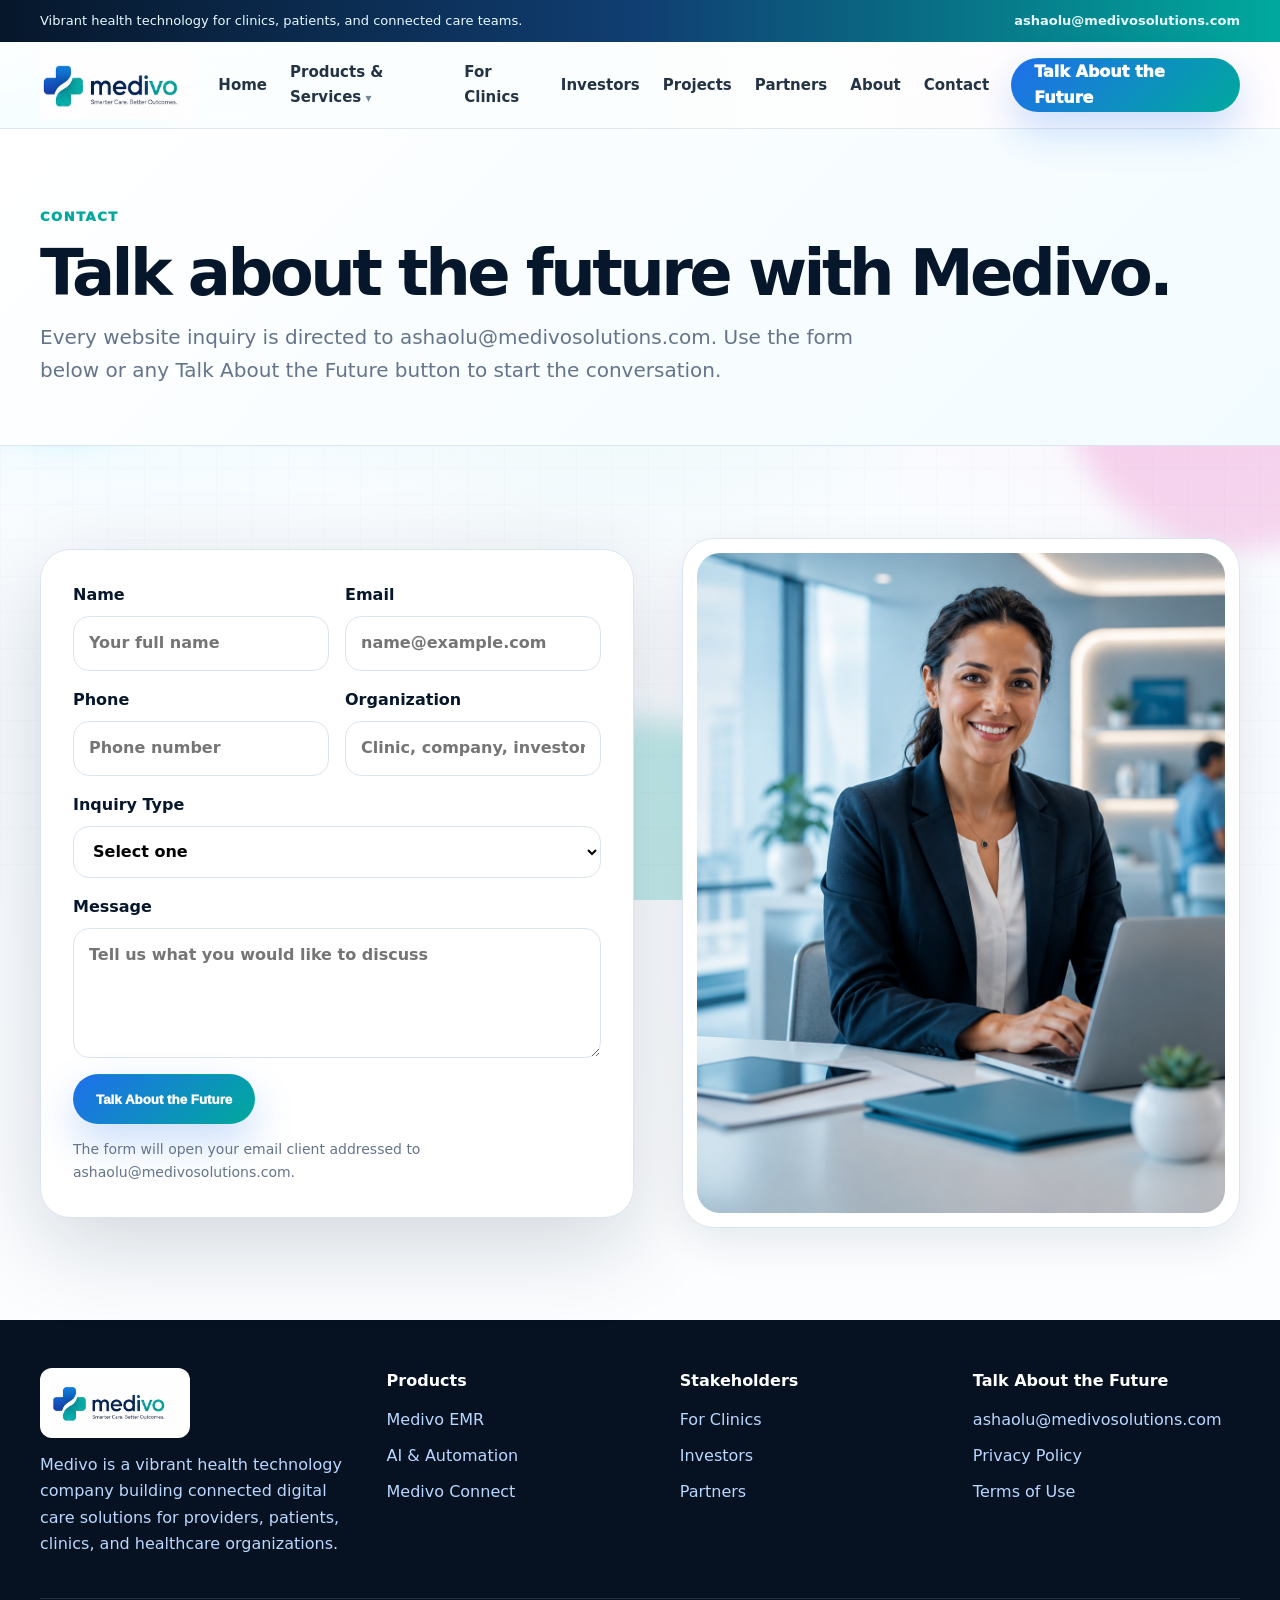
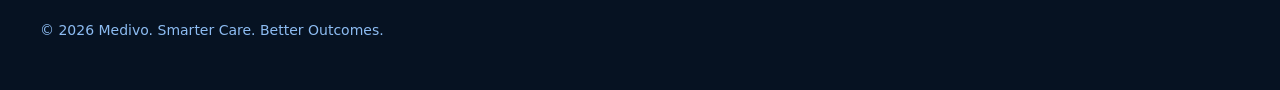
<file: contact.html>
<!doctype html>
<html lang="en">
<head>
<meta charset="utf-8">
<meta name="viewport" content="width=device-width,initial-scale=1">
<title>Contact | Medivo</title>
<meta name="description" content="Contact Medivo.">
<link rel="icon" href="assets/img/favicon.png" type="image/png">
<link rel="stylesheet" href="assets/css/styles.css">
</head>
<body>
<div class="bg-grid" aria-hidden="true"></div>
<div class="ambient-orbs" aria-hidden="true"><div class="orb one"></div><div class="orb two"></div><div class="orb three"></div></div>
<a class="skip-link" href="#main">Skip to content</a>
<div class="topbar">
  <div class="container topbar-inner">
    <span>Vibrant health technology for clinics, patients, and connected care teams.</span>
    <a data-talk-future data-subject="Talk About the Future - Medivo Website Inquiry" href="mailto:ashaolu@medivosolutions.com">ashaolu@medivosolutions.com</a>
  </div>
</div>
<header class="header">
  <div class="container nav">
    <a class="logo" href="index.html" aria-label="Medivo Home"><img src="assets/img/medivo-logo-main.png" alt="Medivo logo"></a>
    <button class="mobile-toggle" aria-label="Open menu" aria-expanded="false">☰</button>
    <nav class="nav-menu" aria-label="Main navigation">
      <a href="index.html">Home</a>
      <div class="dropdown">
        <a href="products-services.html">Products & Services</a>
        <div class="dropdown-menu">
          <a href="products-services.html#emr">Medivo EMR</a>
          <a href="products-services.html#ai">AI, Automation & Analytics</a>
          <a href="products-services.html#connect">Interoperability & Health Data</a>
          <a href="products-services.html#services">Managed HealthTech Services</a>
        </div>
      </div>
      <a href="clinics.html">For Clinics</a>
      <a href="investors.html">Investors</a>
      <a href="projects.html">Projects</a>
      <a href="partners.html">Partners</a>
      <a href="about.html">About</a>
      <a href="contact.html">Contact</a>
    </nav>
    <div class="nav-actions">
      <a class="nav-cta" data-talk-future data-subject="Talk About the Future - Main CTA" href="mailto:ashaolu@medivosolutions.com">Talk About the Future</a>
    </div>
  </div>
</header>
<main id="main">

<section class="page-hero"><div class="container"><span class="section-kicker">Contact</span><h1>Talk about the future with Medivo.</h1><p>Every website inquiry is directed to ashaolu@medivosolutions.com. Use the form below or any Talk About the Future button to start the conversation.</p></div></section>
<section class="section"><div class="container split">
  <div class="form-card reveal">
    <form class="form" data-contact-form>
      <label>Name<input name="name" required placeholder="Your full name"></label>
      <label>Email<input type="email" name="email" required placeholder="name@example.com"></label>
      <label>Phone<input name="phone" placeholder="Phone number"></label>
      <label>Organization<input name="organization" placeholder="Clinic, company, investor, partner"></label>
      <label class="full">Inquiry Type<select name="inquiry" required><option value="">Select one</option><option>Digital Health Solutions</option><option>EMR</option><option>AI & Automation</option><option>Partnership</option><option>Investment</option><option>Clinic Demo</option><option>General Inquiry</option></select></label>
      <label class="full">Message<textarea name="message" placeholder="Tell us what you would like to discuss"></textarea></label>
      <div class="full"><button class="btn btn-primary" type="submit">Talk About the Future</button><p class="form-note" data-form-status>The form will open your email client addressed to ashaolu@medivosolutions.com.</p></div>
    </form>
  </div>
  <div class="card-img reveal"><img src="assets/img/professional-office.png" alt="Professional office scene"></div>
</div></section>

</main>
<footer class="footer">
  <div class="container">
    <div class="footer-grid">
      <div>
        <img src="assets/img/medivo-logo-main.png" alt="Medivo logo">
        <p>Medivo is a vibrant health technology company building connected digital care solutions for providers, patients, clinics, and healthcare organizations.</p>
      </div>
      <div>
        <h4>Products</h4>
        <p><a href="products-services.html#emr">Medivo EMR</a></p>
        <p><a href="products-services.html#ai">AI & Automation</a></p>
        <p><a href="products-services.html#connect">Medivo Connect</a></p>
      </div>
      <div>
        <h4>Stakeholders</h4>
        <p><a href="clinics.html">For Clinics</a></p>
        <p><a href="investors.html">Investors</a></p>
        <p><a href="partners.html">Partners</a></p>
      </div>
      <div>
        <h4>Talk About the Future</h4>
        <p><a data-talk-future data-subject="Talk About the Future - Footer Inquiry" href="mailto:ashaolu@medivosolutions.com">ashaolu@medivosolutions.com</a></p>
        <p><a href="privacy-policy.html">Privacy Policy</a></p>
        <p><a href="terms-of-use.html">Terms of Use</a></p>
      </div>
    </div>
    <div class="footer-bottom">© <span data-year></span> Medivo. Smarter Care. Better Outcomes.</div>
  </div>
</footer>
<script src="assets/js/main.js"></script>
</body>
</html>
</file>
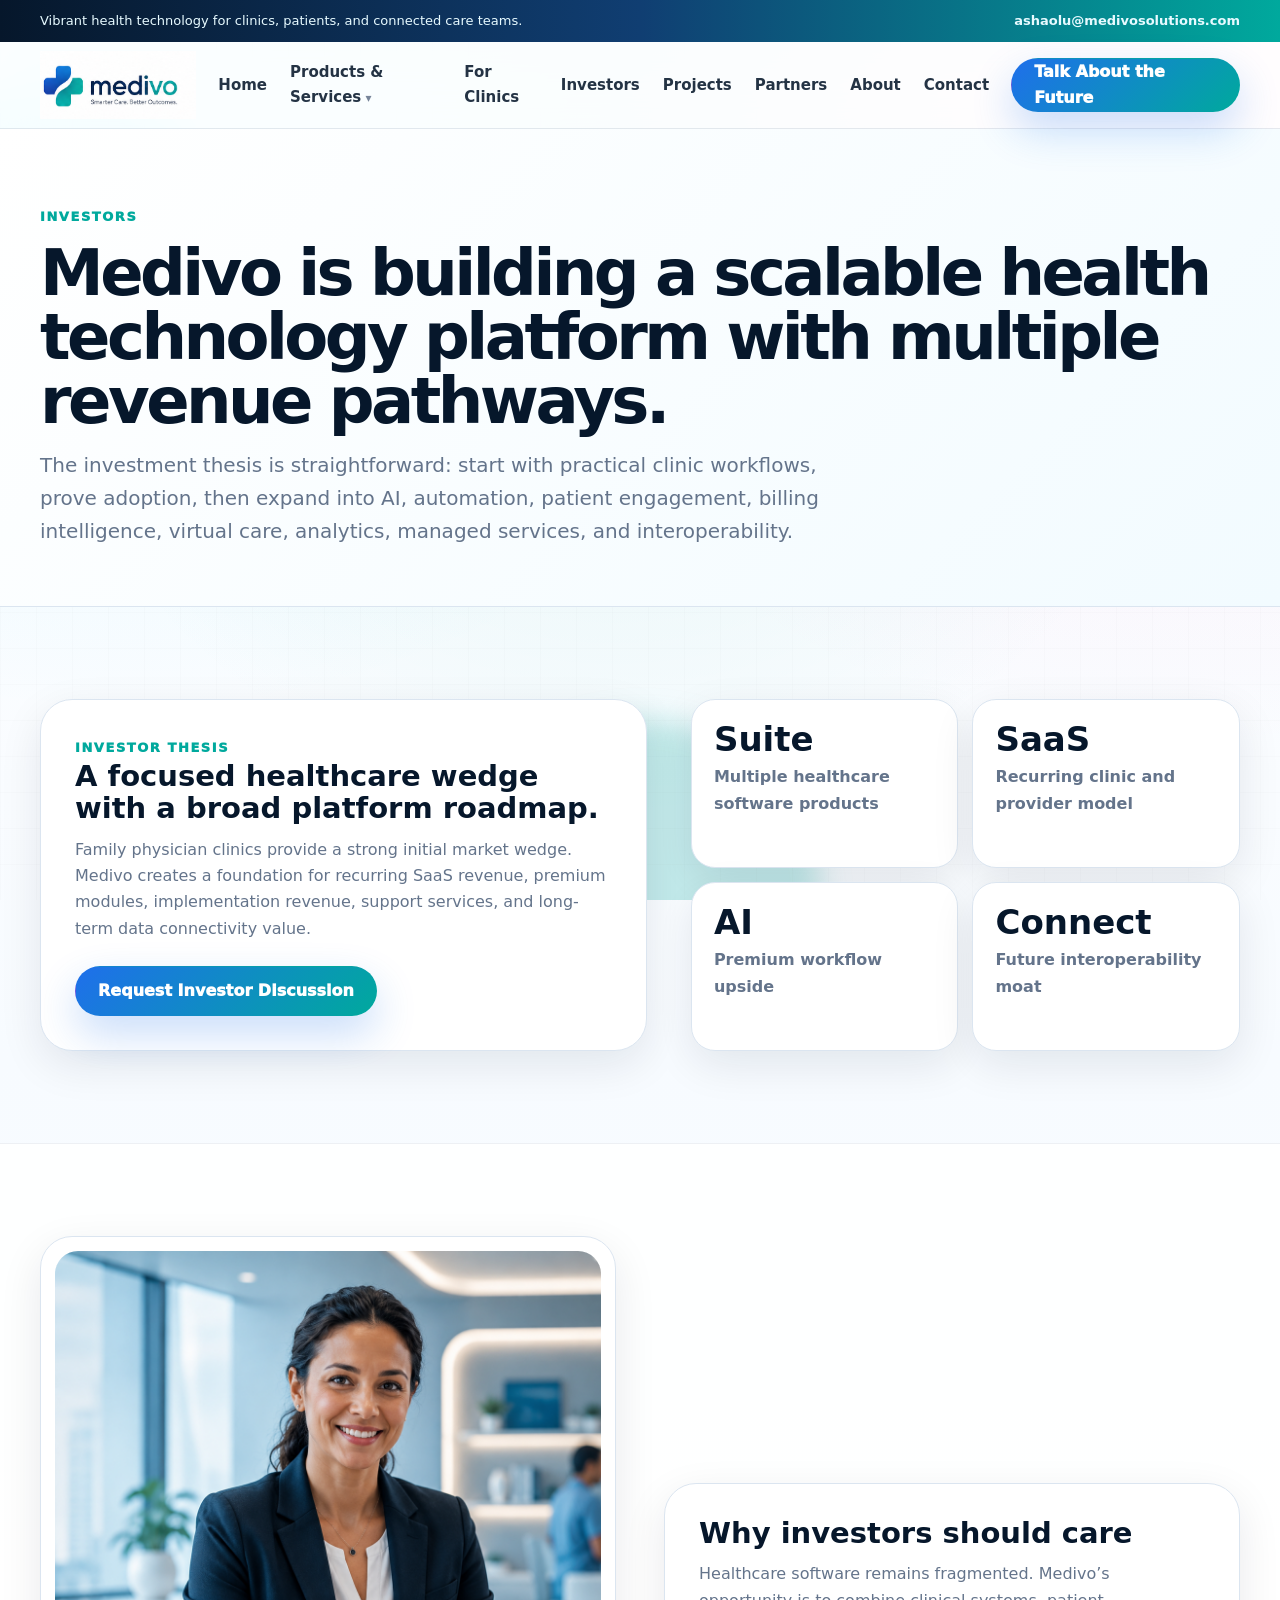
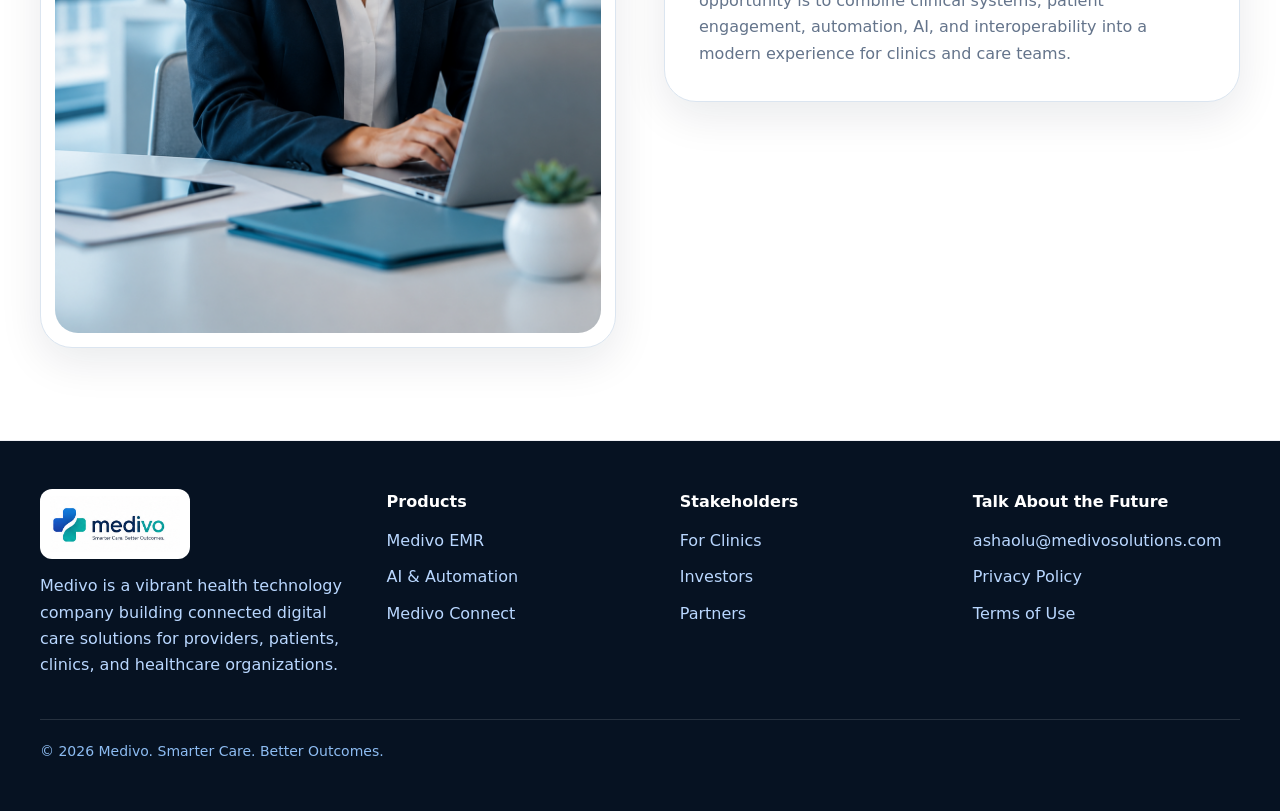
<file: investors.html>
<!doctype html>
<html lang="en">
<head>
<meta charset="utf-8">
<meta name="viewport" content="width=device-width,initial-scale=1">
<title>Investors | Medivo</title>
<meta name="description" content="Medivo investor-focused page.">
<link rel="icon" href="assets/img/favicon.png" type="image/png">
<link rel="stylesheet" href="assets/css/styles.css">
</head>
<body>
<div class="bg-grid" aria-hidden="true"></div>
<div class="ambient-orbs" aria-hidden="true"><div class="orb one"></div><div class="orb two"></div><div class="orb three"></div></div>
<a class="skip-link" href="#main">Skip to content</a>
<div class="topbar">
  <div class="container topbar-inner">
    <span>Vibrant health technology for clinics, patients, and connected care teams.</span>
    <a data-talk-future data-subject="Talk About the Future - Medivo Website Inquiry" href="mailto:ashaolu@medivosolutions.com">ashaolu@medivosolutions.com</a>
  </div>
</div>
<header class="header">
  <div class="container nav">
    <a class="logo" href="index.html" aria-label="Medivo Home"><img src="assets/img/medivo-logo-main.png" alt="Medivo logo"></a>
    <button class="mobile-toggle" aria-label="Open menu" aria-expanded="false">☰</button>
    <nav class="nav-menu" aria-label="Main navigation">
      <a href="index.html">Home</a>
      <div class="dropdown">
        <a href="products-services.html">Products & Services</a>
        <div class="dropdown-menu">
          <a href="products-services.html#emr">Medivo EMR</a>
          <a href="products-services.html#ai">AI, Automation & Analytics</a>
          <a href="products-services.html#connect">Interoperability & Health Data</a>
          <a href="products-services.html#services">Managed HealthTech Services</a>
        </div>
      </div>
      <a href="clinics.html">For Clinics</a>
      <a href="investors.html">Investors</a>
      <a href="projects.html">Projects</a>
      <a href="partners.html">Partners</a>
      <a href="about.html">About</a>
      <a href="contact.html">Contact</a>
    </nav>
    <div class="nav-actions">
      <a class="nav-cta" data-talk-future data-subject="Talk About the Future - Main CTA" href="mailto:ashaolu@medivosolutions.com">Talk About the Future</a>
    </div>
  </div>
</header>
<main id="main">

<section class="page-hero"><div class="container"><span class="section-kicker">Investors</span><h1>Medivo is building a scalable health technology platform with multiple revenue pathways.</h1><p>The investment thesis is straightforward: start with practical clinic workflows, prove adoption, then expand into AI, automation, patient engagement, billing intelligence, virtual care, analytics, managed services, and interoperability.</p></div></section>
<section class="section"><div class="container investor-grid">
  <div class="card reveal"><span class="section-kicker">Investor Thesis</span><h3>A focused healthcare wedge with a broad platform roadmap.</h3><p>Family physician clinics provide a strong initial market wedge. Medivo creates a foundation for recurring SaaS revenue, premium modules, implementation revenue, support services, and long-term data connectivity value.</p><a class="btn btn-primary" style="margin-top:24px" data-talk-future data-subject="Talk About the Future - Investor Discussion" href="mailto:ashaolu@medivosolutions.com">Request Investor Discussion</a></div>
  <div class="kpi-grid reveal"><div class="kpi"><strong>Suite</strong><span>Multiple healthcare software products</span></div><div class="kpi"><strong>SaaS</strong><span>Recurring clinic and provider model</span></div><div class="kpi"><strong>AI</strong><span>Premium workflow upside</span></div><div class="kpi"><strong>Connect</strong><span>Future interoperability moat</span></div></div>
</div></section>
<section class="section alt"><div class="container split"><div class="card-img reveal"><img src="assets/img/professional-office.png" alt="Professional healthcare technology office"></div><div class="card reveal"><h3>Why investors should care</h3><p>Healthcare software remains fragmented. Medivo’s opportunity is to combine clinical systems, patient engagement, automation, AI, and interoperability into a modern experience for clinics and care teams.</p></div></div></section>

</main>
<footer class="footer">
  <div class="container">
    <div class="footer-grid">
      <div>
        <img src="assets/img/medivo-logo-main.png" alt="Medivo logo">
        <p>Medivo is a vibrant health technology company building connected digital care solutions for providers, patients, clinics, and healthcare organizations.</p>
      </div>
      <div>
        <h4>Products</h4>
        <p><a href="products-services.html#emr">Medivo EMR</a></p>
        <p><a href="products-services.html#ai">AI & Automation</a></p>
        <p><a href="products-services.html#connect">Medivo Connect</a></p>
      </div>
      <div>
        <h4>Stakeholders</h4>
        <p><a href="clinics.html">For Clinics</a></p>
        <p><a href="investors.html">Investors</a></p>
        <p><a href="partners.html">Partners</a></p>
      </div>
      <div>
        <h4>Talk About the Future</h4>
        <p><a data-talk-future data-subject="Talk About the Future - Footer Inquiry" href="mailto:ashaolu@medivosolutions.com">ashaolu@medivosolutions.com</a></p>
        <p><a href="privacy-policy.html">Privacy Policy</a></p>
        <p><a href="terms-of-use.html">Terms of Use</a></p>
      </div>
    </div>
    <div class="footer-bottom">© <span data-year></span> Medivo. Smarter Care. Better Outcomes.</div>
  </div>
</footer>
<script src="assets/js/main.js"></script>
</body>
</html>
</file>
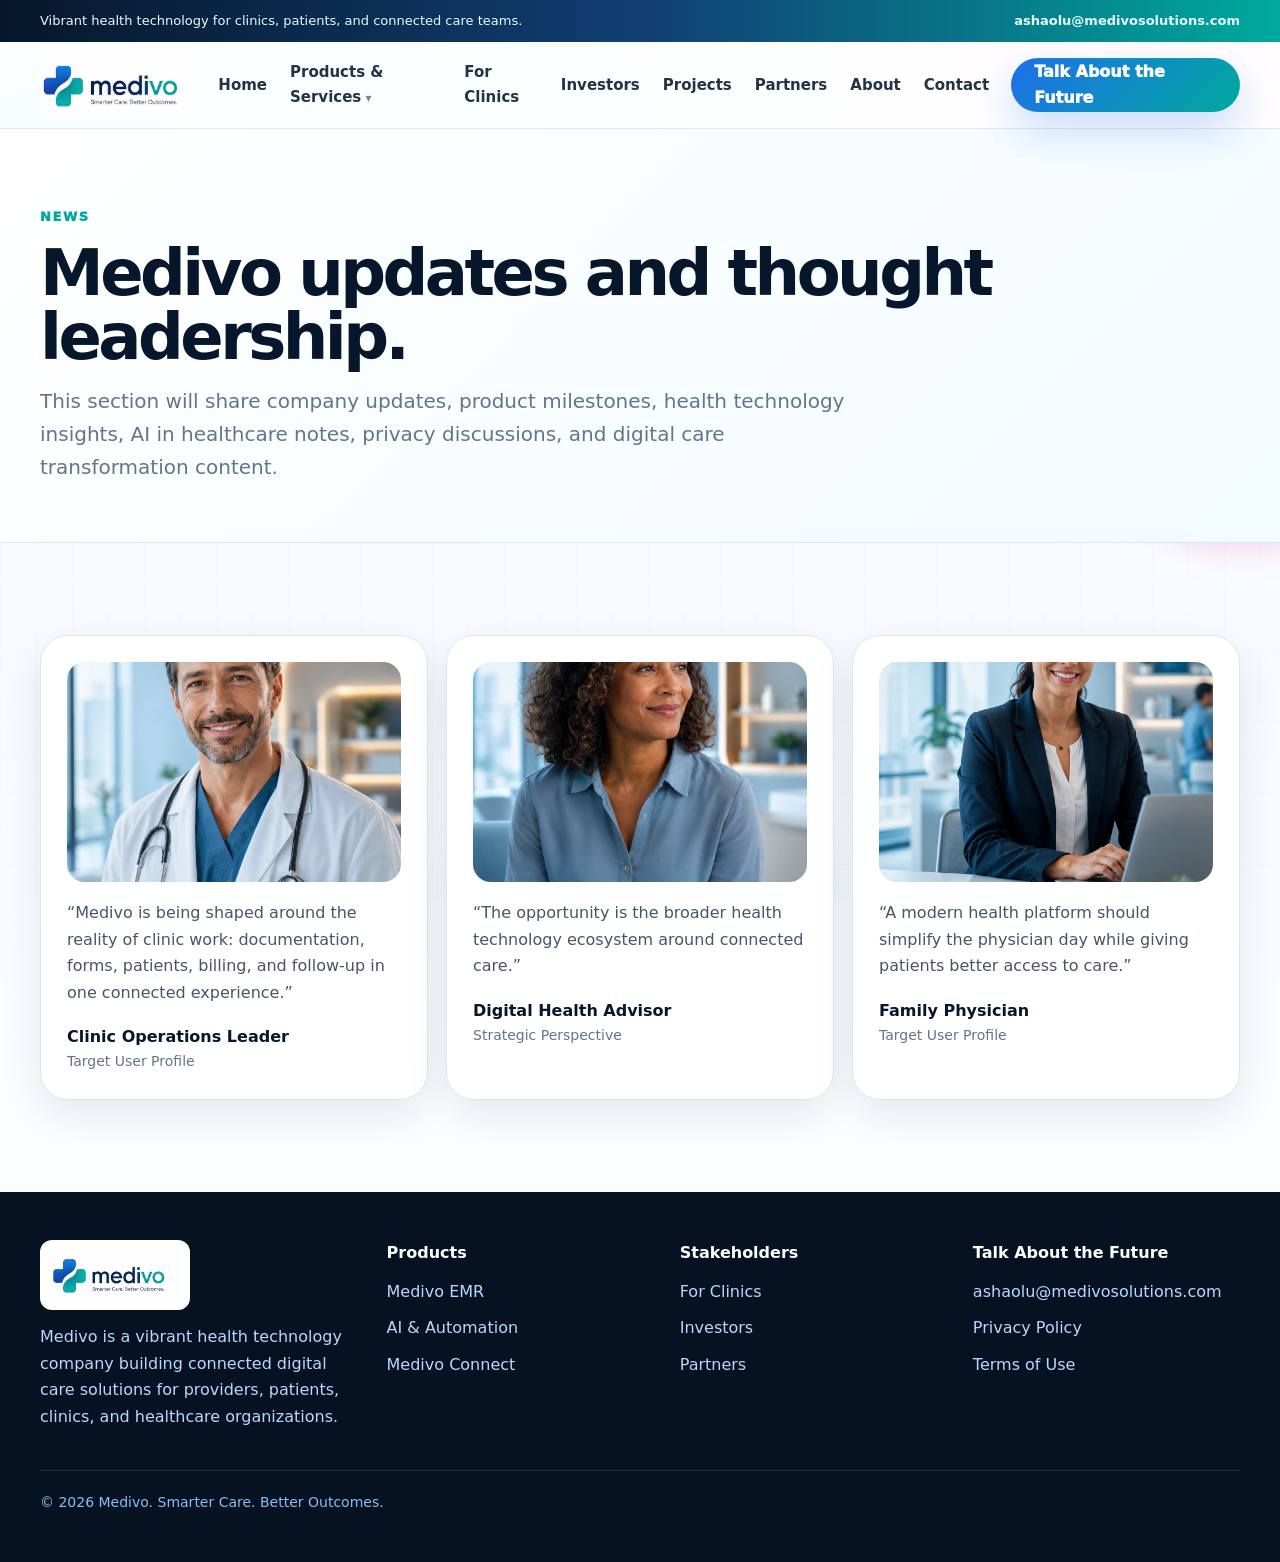
<file: news.html>
<!doctype html>
<html lang="en">
<head>
<meta charset="utf-8">
<meta name="viewport" content="width=device-width,initial-scale=1">
<title>News | Medivo</title>
<meta name="description" content="Medivo news and updates.">
<link rel="icon" href="assets/img/favicon.png" type="image/png">
<link rel="stylesheet" href="assets/css/styles.css">
</head>
<body>
<div class="bg-grid" aria-hidden="true"></div>
<div class="ambient-orbs" aria-hidden="true"><div class="orb one"></div><div class="orb two"></div><div class="orb three"></div></div>
<a class="skip-link" href="#main">Skip to content</a>
<div class="topbar">
  <div class="container topbar-inner">
    <span>Vibrant health technology for clinics, patients, and connected care teams.</span>
    <a data-talk-future data-subject="Talk About the Future - Medivo Website Inquiry" href="mailto:ashaolu@medivosolutions.com">ashaolu@medivosolutions.com</a>
  </div>
</div>
<header class="header">
  <div class="container nav">
    <a class="logo" href="index.html" aria-label="Medivo Home"><img src="assets/img/medivo-logo-main.png" alt="Medivo logo"></a>
    <button class="mobile-toggle" aria-label="Open menu" aria-expanded="false">☰</button>
    <nav class="nav-menu" aria-label="Main navigation">
      <a href="index.html">Home</a>
      <div class="dropdown">
        <a href="products-services.html">Products & Services</a>
        <div class="dropdown-menu">
          <a href="products-services.html#emr">Medivo EMR</a>
          <a href="products-services.html#ai">AI, Automation & Analytics</a>
          <a href="products-services.html#connect">Interoperability & Health Data</a>
          <a href="products-services.html#services">Managed HealthTech Services</a>
        </div>
      </div>
      <a href="clinics.html">For Clinics</a>
      <a href="investors.html">Investors</a>
      <a href="projects.html">Projects</a>
      <a href="partners.html">Partners</a>
      <a href="about.html">About</a>
      <a href="contact.html">Contact</a>
    </nav>
    <div class="nav-actions">
      <a class="nav-cta" data-talk-future data-subject="Talk About the Future - Main CTA" href="mailto:ashaolu@medivosolutions.com">Talk About the Future</a>
    </div>
  </div>
</header>
<main id="main">

<section class="page-hero"><div class="container"><span class="section-kicker">News</span><h1>Medivo updates and thought leadership.</h1><p>This section will share company updates, product milestones, health technology insights, AI in healthcare notes, privacy discussions, and digital care transformation content.</p></div></section>
<section class="section"><div class="container testimonials">
  <div class="quote reveal"><img src="assets/img/doctor-portrait.png" alt="Doctor portrait"><p>“Medivo is being shaped around the reality of clinic work: documentation, forms, patients, billing, and follow-up in one connected experience.”</p><strong>Clinic Operations Leader</strong><span>Target User Profile</span></div>
  <div class="quote reveal"><img src="assets/img/patient-portrait.png" alt="Patient portrait"><p>“The opportunity is the broader health technology ecosystem around connected care.”</p><strong>Digital Health Advisor</strong><span>Strategic Perspective</span></div>
  <div class="quote reveal"><img src="assets/img/professional-office.png" alt="Healthcare executive"><p>“A modern health platform should simplify the physician day while giving patients better access to care.”</p><strong>Family Physician</strong><span>Target User Profile</span></div>
</div></section>

</main>
<footer class="footer">
  <div class="container">
    <div class="footer-grid">
      <div>
        <img src="assets/img/medivo-logo-main.png" alt="Medivo logo">
        <p>Medivo is a vibrant health technology company building connected digital care solutions for providers, patients, clinics, and healthcare organizations.</p>
      </div>
      <div>
        <h4>Products</h4>
        <p><a href="products-services.html#emr">Medivo EMR</a></p>
        <p><a href="products-services.html#ai">AI & Automation</a></p>
        <p><a href="products-services.html#connect">Medivo Connect</a></p>
      </div>
      <div>
        <h4>Stakeholders</h4>
        <p><a href="clinics.html">For Clinics</a></p>
        <p><a href="investors.html">Investors</a></p>
        <p><a href="partners.html">Partners</a></p>
      </div>
      <div>
        <h4>Talk About the Future</h4>
        <p><a data-talk-future data-subject="Talk About the Future - Footer Inquiry" href="mailto:ashaolu@medivosolutions.com">ashaolu@medivosolutions.com</a></p>
        <p><a href="privacy-policy.html">Privacy Policy</a></p>
        <p><a href="terms-of-use.html">Terms of Use</a></p>
      </div>
    </div>
    <div class="footer-bottom">© <span data-year></span> Medivo. Smarter Care. Better Outcomes.</div>
  </div>
</footer>
<script src="assets/js/main.js"></script>
</body>
</html>
</file>
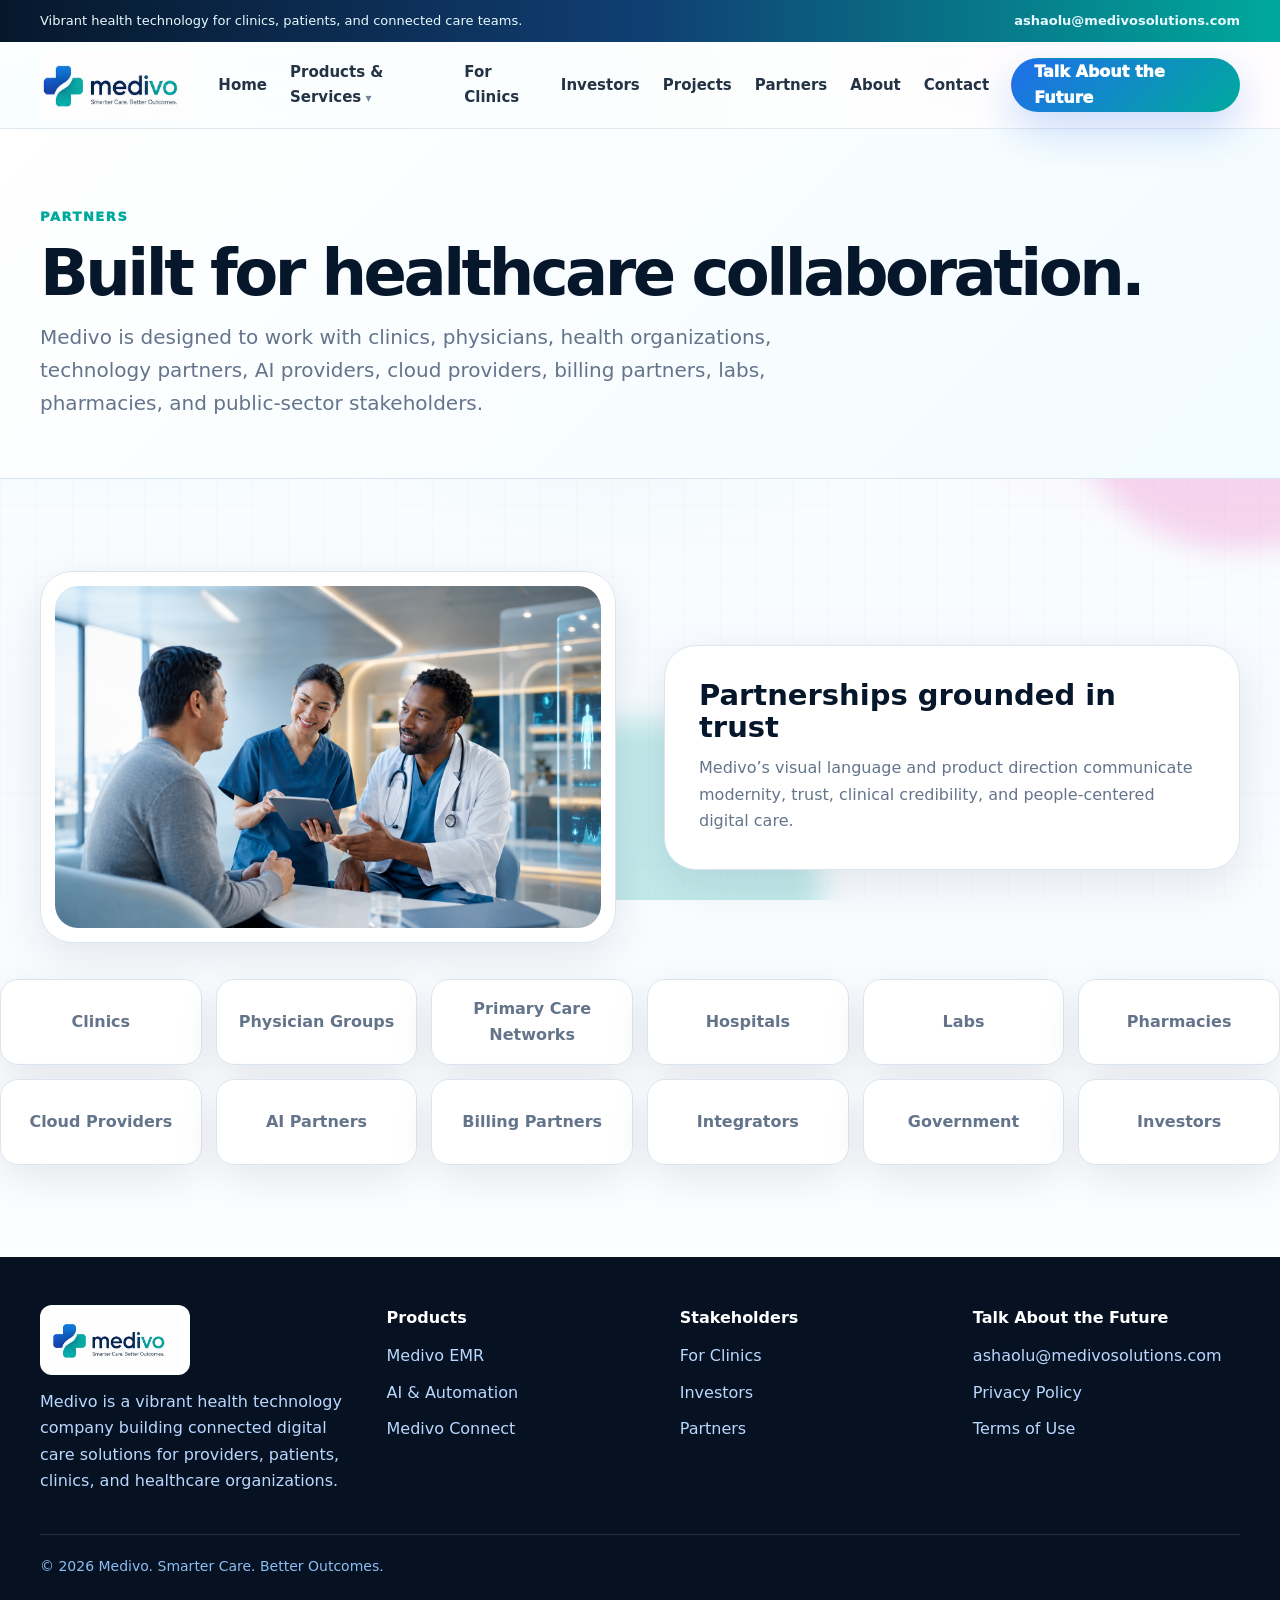
<file: partners.html>
<!doctype html>
<html lang="en">
<head>
<meta charset="utf-8">
<meta name="viewport" content="width=device-width,initial-scale=1">
<title>Partners | Medivo</title>
<meta name="description" content="Medivo partners and ecosystem.">
<link rel="icon" href="assets/img/favicon.png" type="image/png">
<link rel="stylesheet" href="assets/css/styles.css">
</head>
<body>
<div class="bg-grid" aria-hidden="true"></div>
<div class="ambient-orbs" aria-hidden="true"><div class="orb one"></div><div class="orb two"></div><div class="orb three"></div></div>
<a class="skip-link" href="#main">Skip to content</a>
<div class="topbar">
  <div class="container topbar-inner">
    <span>Vibrant health technology for clinics, patients, and connected care teams.</span>
    <a data-talk-future data-subject="Talk About the Future - Medivo Website Inquiry" href="mailto:ashaolu@medivosolutions.com">ashaolu@medivosolutions.com</a>
  </div>
</div>
<header class="header">
  <div class="container nav">
    <a class="logo" href="index.html" aria-label="Medivo Home"><img src="assets/img/medivo-logo-main.png" alt="Medivo logo"></a>
    <button class="mobile-toggle" aria-label="Open menu" aria-expanded="false">☰</button>
    <nav class="nav-menu" aria-label="Main navigation">
      <a href="index.html">Home</a>
      <div class="dropdown">
        <a href="products-services.html">Products & Services</a>
        <div class="dropdown-menu">
          <a href="products-services.html#emr">Medivo EMR</a>
          <a href="products-services.html#ai">AI, Automation & Analytics</a>
          <a href="products-services.html#connect">Interoperability & Health Data</a>
          <a href="products-services.html#services">Managed HealthTech Services</a>
        </div>
      </div>
      <a href="clinics.html">For Clinics</a>
      <a href="investors.html">Investors</a>
      <a href="projects.html">Projects</a>
      <a href="partners.html">Partners</a>
      <a href="about.html">About</a>
      <a href="contact.html">Contact</a>
    </nav>
    <div class="nav-actions">
      <a class="nav-cta" data-talk-future data-subject="Talk About the Future - Main CTA" href="mailto:ashaolu@medivosolutions.com">Talk About the Future</a>
    </div>
  </div>
</header>
<main id="main">

<section class="page-hero"><div class="container"><span class="section-kicker">Partners</span><h1>Built for healthcare collaboration.</h1><p>Medivo is designed to work with clinics, physicians, health organizations, technology partners, AI providers, cloud providers, billing partners, labs, pharmacies, and public-sector stakeholders.</p></div></section>
<section class="section"><div class="container split" style="margin-bottom:36px"><div class="card-img reveal"><img src="assets/img/clinic-team.png" alt="Healthcare partners working with patient"></div><div class="card reveal"><h3>Partnerships grounded in trust</h3><p>Medivo’s visual language and product direction communicate modernity, trust, clinical credibility, and people-centered digital care.</p></div></div>
<div class="logo-cloud reveal">
  <div class="logo-tile">Clinics</div><div class="logo-tile">Physician Groups</div><div class="logo-tile">Primary Care Networks</div><div class="logo-tile">Hospitals</div><div class="logo-tile">Labs</div><div class="logo-tile">Pharmacies</div>
  <div class="logo-tile">Cloud Providers</div><div class="logo-tile">AI Partners</div><div class="logo-tile">Billing Partners</div><div class="logo-tile">Integrators</div><div class="logo-tile">Government</div><div class="logo-tile">Investors</div>
</div></div></section>

</main>
<footer class="footer">
  <div class="container">
    <div class="footer-grid">
      <div>
        <img src="assets/img/medivo-logo-main.png" alt="Medivo logo">
        <p>Medivo is a vibrant health technology company building connected digital care solutions for providers, patients, clinics, and healthcare organizations.</p>
      </div>
      <div>
        <h4>Products</h4>
        <p><a href="products-services.html#emr">Medivo EMR</a></p>
        <p><a href="products-services.html#ai">AI & Automation</a></p>
        <p><a href="products-services.html#connect">Medivo Connect</a></p>
      </div>
      <div>
        <h4>Stakeholders</h4>
        <p><a href="clinics.html">For Clinics</a></p>
        <p><a href="investors.html">Investors</a></p>
        <p><a href="partners.html">Partners</a></p>
      </div>
      <div>
        <h4>Talk About the Future</h4>
        <p><a data-talk-future data-subject="Talk About the Future - Footer Inquiry" href="mailto:ashaolu@medivosolutions.com">ashaolu@medivosolutions.com</a></p>
        <p><a href="privacy-policy.html">Privacy Policy</a></p>
        <p><a href="terms-of-use.html">Terms of Use</a></p>
      </div>
    </div>
    <div class="footer-bottom">© <span data-year></span> Medivo. Smarter Care. Better Outcomes.</div>
  </div>
</footer>
<script src="assets/js/main.js"></script>
</body>
</html>
</file>
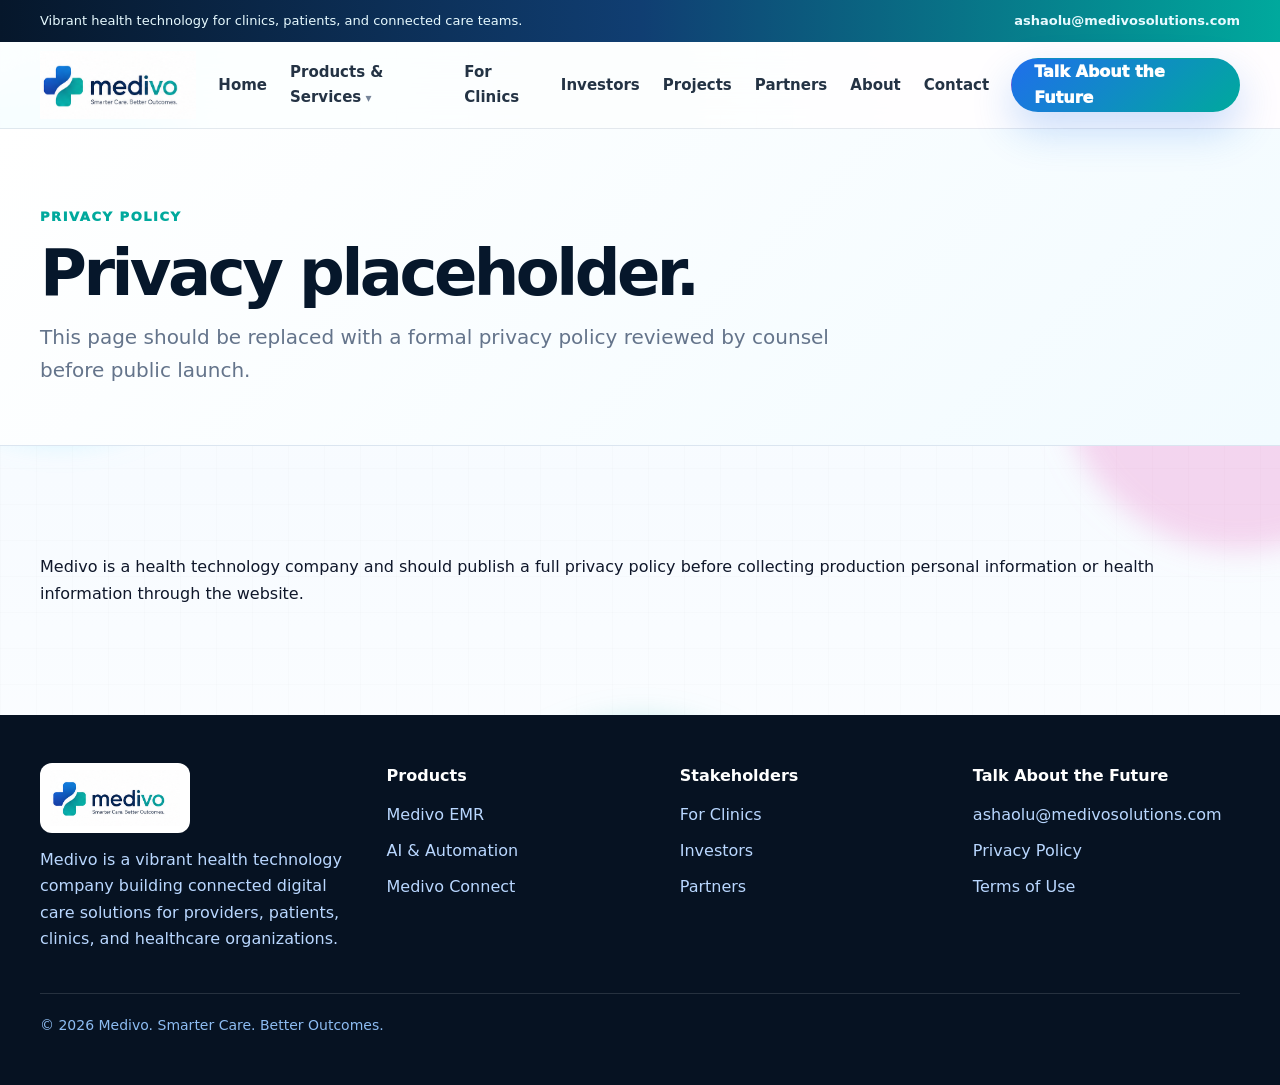
<file: privacy-policy.html>
<!doctype html>
<html lang="en">
<head>
<meta charset="utf-8">
<meta name="viewport" content="width=device-width,initial-scale=1">
<title>Privacy Policy | Medivo</title>
<meta name="description" content="Medivo privacy policy placeholder.">
<link rel="icon" href="assets/img/favicon.png" type="image/png">
<link rel="stylesheet" href="assets/css/styles.css">
</head>
<body>
<div class="bg-grid" aria-hidden="true"></div>
<div class="ambient-orbs" aria-hidden="true"><div class="orb one"></div><div class="orb two"></div><div class="orb three"></div></div>
<a class="skip-link" href="#main">Skip to content</a>
<div class="topbar">
  <div class="container topbar-inner">
    <span>Vibrant health technology for clinics, patients, and connected care teams.</span>
    <a data-talk-future data-subject="Talk About the Future - Medivo Website Inquiry" href="mailto:ashaolu@medivosolutions.com">ashaolu@medivosolutions.com</a>
  </div>
</div>
<header class="header">
  <div class="container nav">
    <a class="logo" href="index.html" aria-label="Medivo Home"><img src="assets/img/medivo-logo-main.png" alt="Medivo logo"></a>
    <button class="mobile-toggle" aria-label="Open menu" aria-expanded="false">☰</button>
    <nav class="nav-menu" aria-label="Main navigation">
      <a href="index.html">Home</a>
      <div class="dropdown">
        <a href="products-services.html">Products & Services</a>
        <div class="dropdown-menu">
          <a href="products-services.html#emr">Medivo EMR</a>
          <a href="products-services.html#ai">AI, Automation & Analytics</a>
          <a href="products-services.html#connect">Interoperability & Health Data</a>
          <a href="products-services.html#services">Managed HealthTech Services</a>
        </div>
      </div>
      <a href="clinics.html">For Clinics</a>
      <a href="investors.html">Investors</a>
      <a href="projects.html">Projects</a>
      <a href="partners.html">Partners</a>
      <a href="about.html">About</a>
      <a href="contact.html">Contact</a>
    </nav>
    <div class="nav-actions">
      <a class="nav-cta" data-talk-future data-subject="Talk About the Future - Main CTA" href="mailto:ashaolu@medivosolutions.com">Talk About the Future</a>
    </div>
  </div>
</header>
<main id="main">

<section class="page-hero"><div class="container"><span class="section-kicker">Privacy Policy</span><h1>Privacy placeholder.</h1><p>This page should be replaced with a formal privacy policy reviewed by counsel before public launch.</p></div></section>
<section class="section"><div class="container"><p>Medivo is a health technology company and should publish a full privacy policy before collecting production personal information or health information through the website.</p></div></section>

</main>
<footer class="footer">
  <div class="container">
    <div class="footer-grid">
      <div>
        <img src="assets/img/medivo-logo-main.png" alt="Medivo logo">
        <p>Medivo is a vibrant health technology company building connected digital care solutions for providers, patients, clinics, and healthcare organizations.</p>
      </div>
      <div>
        <h4>Products</h4>
        <p><a href="products-services.html#emr">Medivo EMR</a></p>
        <p><a href="products-services.html#ai">AI & Automation</a></p>
        <p><a href="products-services.html#connect">Medivo Connect</a></p>
      </div>
      <div>
        <h4>Stakeholders</h4>
        <p><a href="clinics.html">For Clinics</a></p>
        <p><a href="investors.html">Investors</a></p>
        <p><a href="partners.html">Partners</a></p>
      </div>
      <div>
        <h4>Talk About the Future</h4>
        <p><a data-talk-future data-subject="Talk About the Future - Footer Inquiry" href="mailto:ashaolu@medivosolutions.com">ashaolu@medivosolutions.com</a></p>
        <p><a href="privacy-policy.html">Privacy Policy</a></p>
        <p><a href="terms-of-use.html">Terms of Use</a></p>
      </div>
    </div>
    <div class="footer-bottom">© <span data-year></span> Medivo. Smarter Care. Better Outcomes.</div>
  </div>
</footer>
<script src="assets/js/main.js"></script>
</body>
</html>
</file>
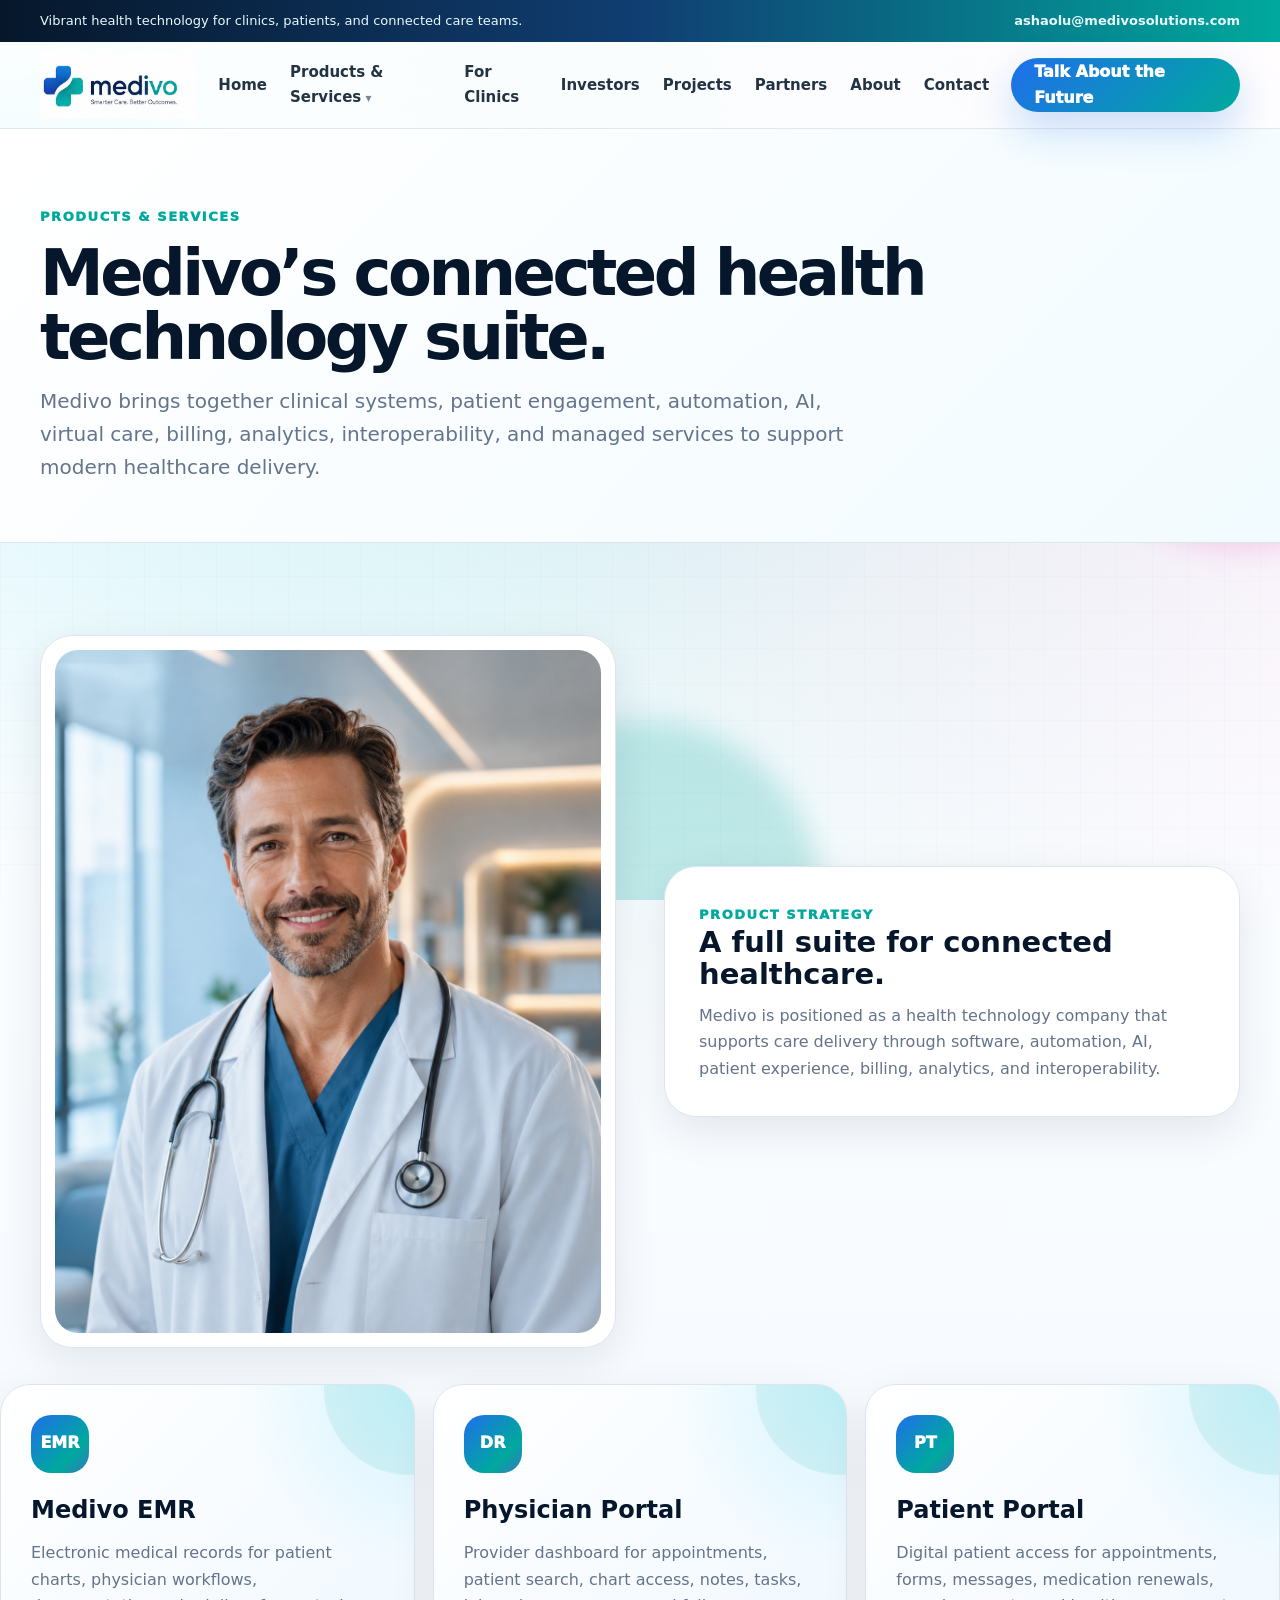
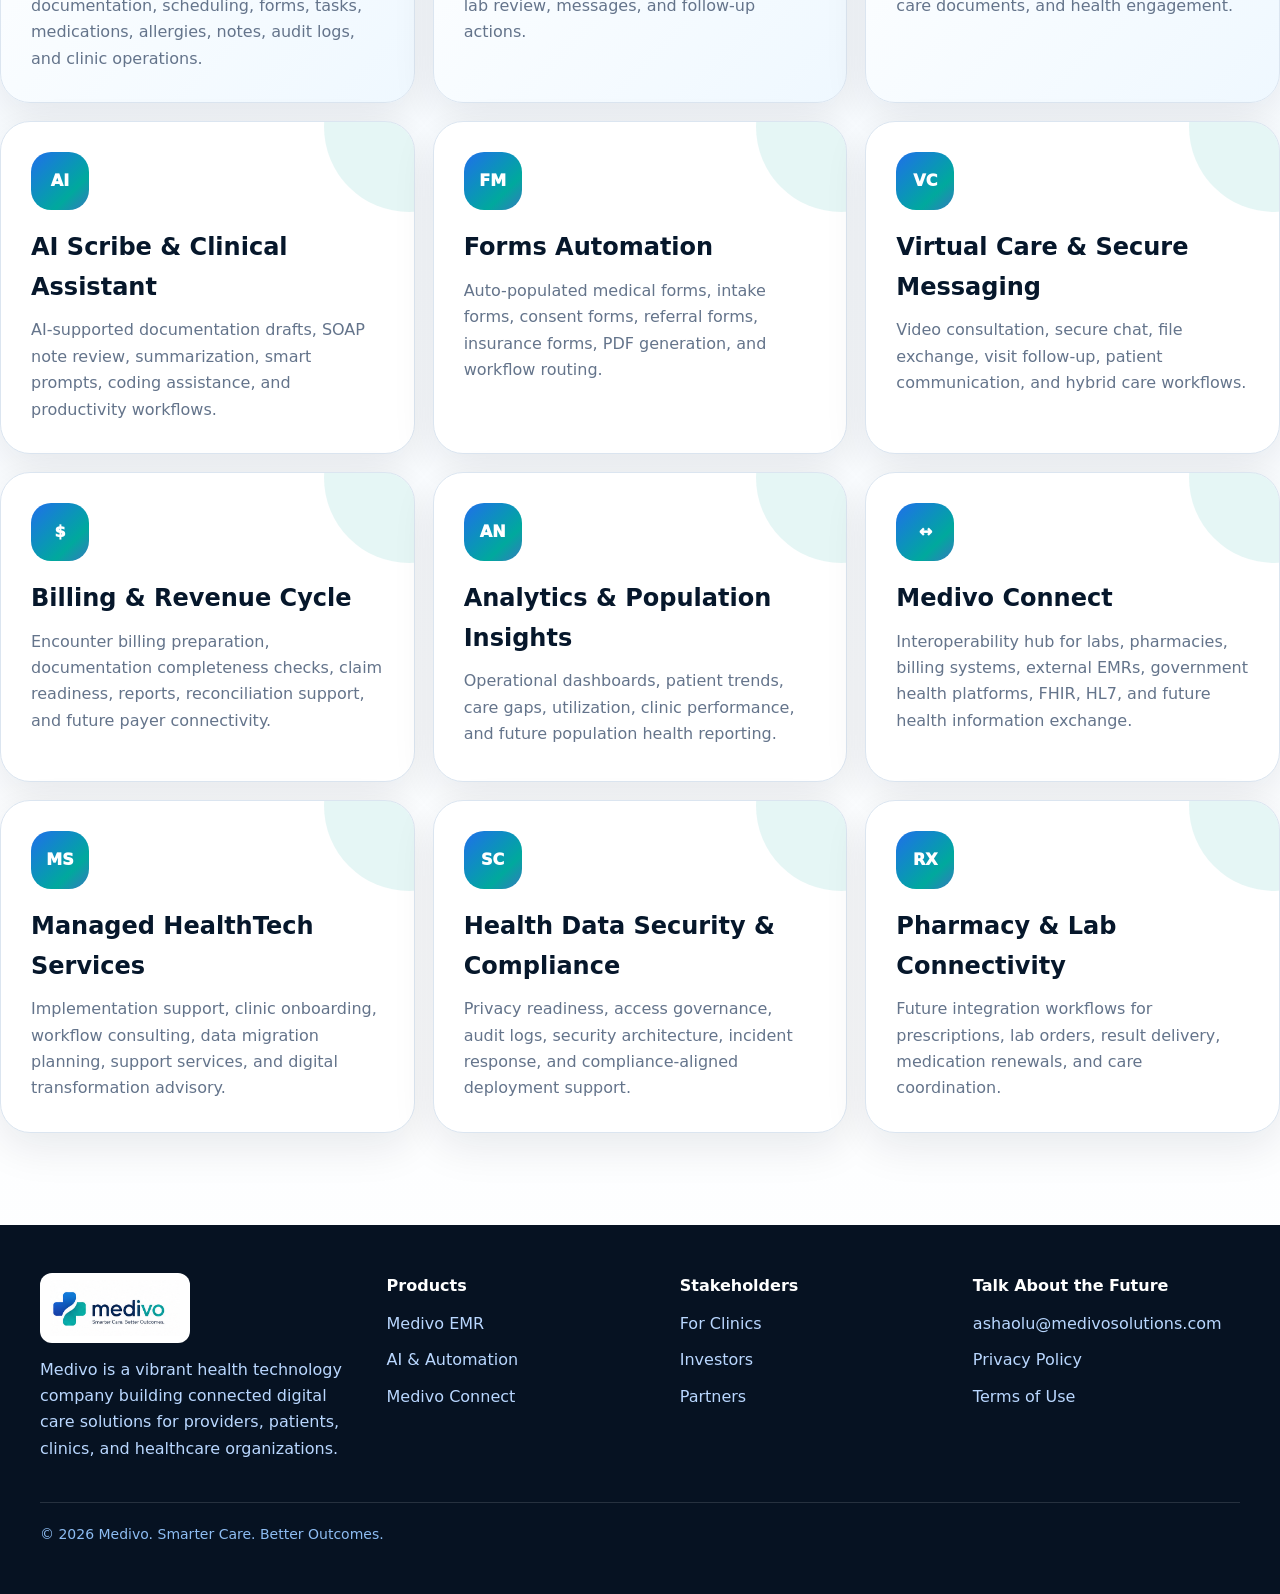
<file: products-services.html>
<!doctype html>
<html lang="en">
<head>
<meta charset="utf-8">
<meta name="viewport" content="width=device-width,initial-scale=1">
<title>Products & Services | Medivo</title>
<meta name="description" content="Medivo products and services.">
<link rel="icon" href="assets/img/favicon.png" type="image/png">
<link rel="stylesheet" href="assets/css/styles.css">
</head>
<body>
<div class="bg-grid" aria-hidden="true"></div>
<div class="ambient-orbs" aria-hidden="true"><div class="orb one"></div><div class="orb two"></div><div class="orb three"></div></div>
<a class="skip-link" href="#main">Skip to content</a>
<div class="topbar">
  <div class="container topbar-inner">
    <span>Vibrant health technology for clinics, patients, and connected care teams.</span>
    <a data-talk-future data-subject="Talk About the Future - Medivo Website Inquiry" href="mailto:ashaolu@medivosolutions.com">ashaolu@medivosolutions.com</a>
  </div>
</div>
<header class="header">
  <div class="container nav">
    <a class="logo" href="index.html" aria-label="Medivo Home"><img src="assets/img/medivo-logo-main.png" alt="Medivo logo"></a>
    <button class="mobile-toggle" aria-label="Open menu" aria-expanded="false">☰</button>
    <nav class="nav-menu" aria-label="Main navigation">
      <a href="index.html">Home</a>
      <div class="dropdown">
        <a href="products-services.html">Products & Services</a>
        <div class="dropdown-menu">
          <a href="products-services.html#emr">Medivo EMR</a>
          <a href="products-services.html#ai">AI, Automation & Analytics</a>
          <a href="products-services.html#connect">Interoperability & Health Data</a>
          <a href="products-services.html#services">Managed HealthTech Services</a>
        </div>
      </div>
      <a href="clinics.html">For Clinics</a>
      <a href="investors.html">Investors</a>
      <a href="projects.html">Projects</a>
      <a href="partners.html">Partners</a>
      <a href="about.html">About</a>
      <a href="contact.html">Contact</a>
    </nav>
    <div class="nav-actions">
      <a class="nav-cta" data-talk-future data-subject="Talk About the Future - Main CTA" href="mailto:ashaolu@medivosolutions.com">Talk About the Future</a>
    </div>
  </div>
</header>
<main id="main">

<section class="page-hero"><div class="container"><span class="section-kicker">Products & Services</span><h1>Medivo’s connected health technology suite.</h1><p>Medivo brings together clinical systems, patient engagement, automation, AI, virtual care, billing, analytics, interoperability, and managed services to support modern healthcare delivery.</p></div></section>
<section class="section"><div class="container split" style="margin-bottom:36px">
  <div class="card-img reveal"><img src="assets/img/doctor-portrait.png" alt="Physician portrait"></div>
  <div class="card reveal"><span class="section-kicker">Product Strategy</span><h3>A full suite for connected healthcare.</h3><p>Medivo is positioned as a health technology company that supports care delivery through software, automation, AI, patient experience, billing, analytics, and interoperability.</p></div>
</div>
<div class="solution-grid">
  <article class="solution-card featured reveal" id="emr"><div class="icon">EMR</div><h3>Medivo EMR</h3><p>Electronic medical records for patient charts, physician workflows, documentation, scheduling, forms, tasks, medications, allergies, notes, audit logs, and clinic operations.</p></article>
  <article class="solution-card featured reveal" id="physician"><div class="icon">DR</div><h3>Physician Portal</h3><p>Provider dashboard for appointments, patient search, chart access, notes, tasks, lab review, messages, and follow-up actions.</p></article>
  <article class="solution-card featured reveal" id="patient"><div class="icon">PT</div><h3>Patient Portal</h3><p>Digital patient access for appointments, forms, messages, medication renewals, care documents, and health engagement.</p></article>
  <article class="solution-card reveal" id="ai"><div class="icon">AI</div><h3>AI Scribe & Clinical Assistant</h3><p>AI-supported documentation drafts, SOAP note review, summarization, smart prompts, coding assistance, and productivity workflows.</p></article>
  <article class="solution-card reveal"><div class="icon">FM</div><h3>Forms Automation</h3><p>Auto-populated medical forms, intake forms, consent forms, referral forms, insurance forms, PDF generation, and workflow routing.</p></article>
  <article class="solution-card reveal" id="virtual"><div class="icon">VC</div><h3>Virtual Care & Secure Messaging</h3><p>Video consultation, secure chat, file exchange, visit follow-up, patient communication, and hybrid care workflows.</p></article>
  <article class="solution-card reveal" id="billing"><div class="icon">$</div><h3>Billing & Revenue Cycle</h3><p>Encounter billing preparation, documentation completeness checks, claim readiness, reports, reconciliation support, and future payer connectivity.</p></article>
  <article class="solution-card reveal"><div class="icon">AN</div><h3>Analytics & Population Insights</h3><p>Operational dashboards, patient trends, care gaps, utilization, clinic performance, and future population health reporting.</p></article>
  <article class="solution-card reveal" id="connect"><div class="icon">↔</div><h3>Medivo Connect</h3><p>Interoperability hub for labs, pharmacies, billing systems, external EMRs, government health platforms, FHIR, HL7, and future health information exchange.</p></article>
  <article class="solution-card reveal" id="services"><div class="icon">MS</div><h3>Managed HealthTech Services</h3><p>Implementation support, clinic onboarding, workflow consulting, data migration planning, support services, and digital transformation advisory.</p></article>
  <article class="solution-card reveal"><div class="icon">SC</div><h3>Health Data Security & Compliance</h3><p>Privacy readiness, access governance, audit logs, security architecture, incident response, and compliance-aligned deployment support.</p></article>
  <article class="solution-card reveal"><div class="icon">RX</div><h3>Pharmacy & Lab Connectivity</h3><p>Future integration workflows for prescriptions, lab orders, result delivery, medication renewals, and care coordination.</p></article>
</div></div></section>

</main>
<footer class="footer">
  <div class="container">
    <div class="footer-grid">
      <div>
        <img src="assets/img/medivo-logo-main.png" alt="Medivo logo">
        <p>Medivo is a vibrant health technology company building connected digital care solutions for providers, patients, clinics, and healthcare organizations.</p>
      </div>
      <div>
        <h4>Products</h4>
        <p><a href="products-services.html#emr">Medivo EMR</a></p>
        <p><a href="products-services.html#ai">AI & Automation</a></p>
        <p><a href="products-services.html#connect">Medivo Connect</a></p>
      </div>
      <div>
        <h4>Stakeholders</h4>
        <p><a href="clinics.html">For Clinics</a></p>
        <p><a href="investors.html">Investors</a></p>
        <p><a href="partners.html">Partners</a></p>
      </div>
      <div>
        <h4>Talk About the Future</h4>
        <p><a data-talk-future data-subject="Talk About the Future - Footer Inquiry" href="mailto:ashaolu@medivosolutions.com">ashaolu@medivosolutions.com</a></p>
        <p><a href="privacy-policy.html">Privacy Policy</a></p>
        <p><a href="terms-of-use.html">Terms of Use</a></p>
      </div>
    </div>
    <div class="footer-bottom">© <span data-year></span> Medivo. Smarter Care. Better Outcomes.</div>
  </div>
</footer>
<script src="assets/js/main.js"></script>
</body>
</html>
</file>
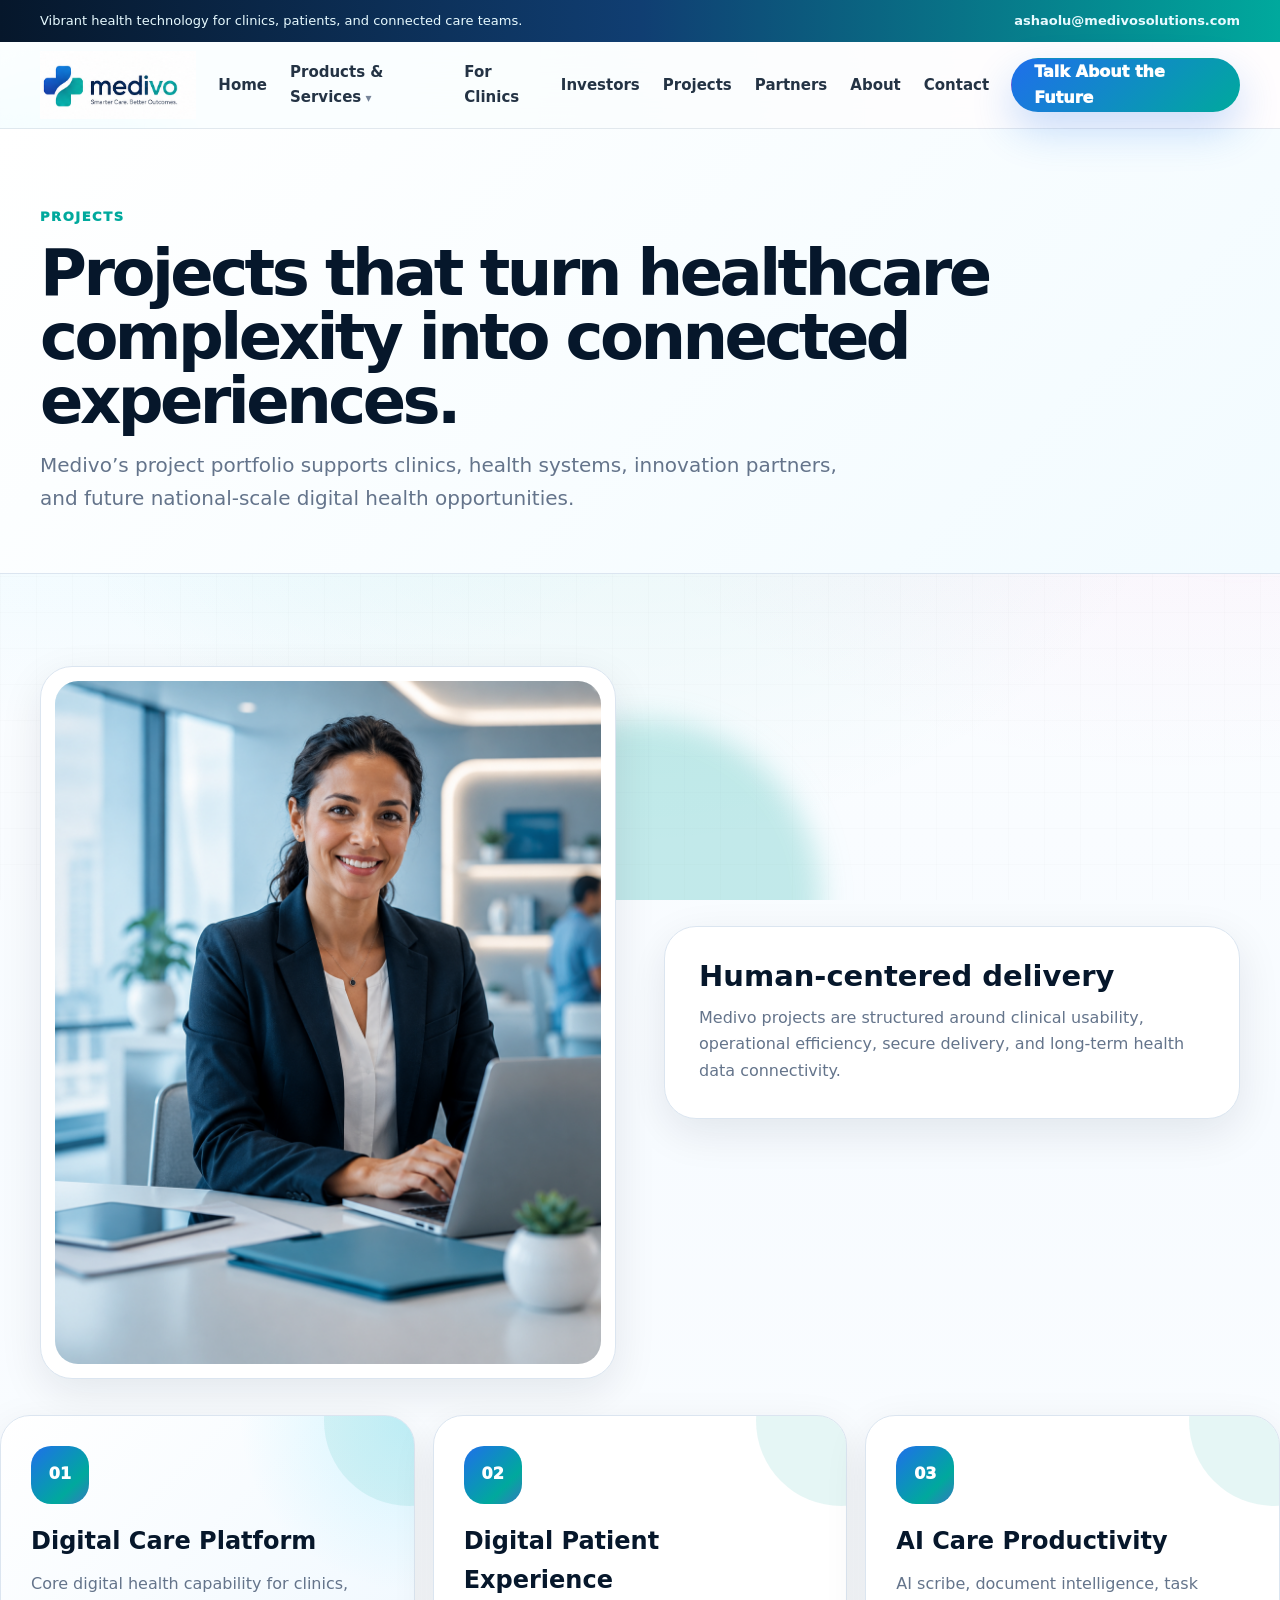
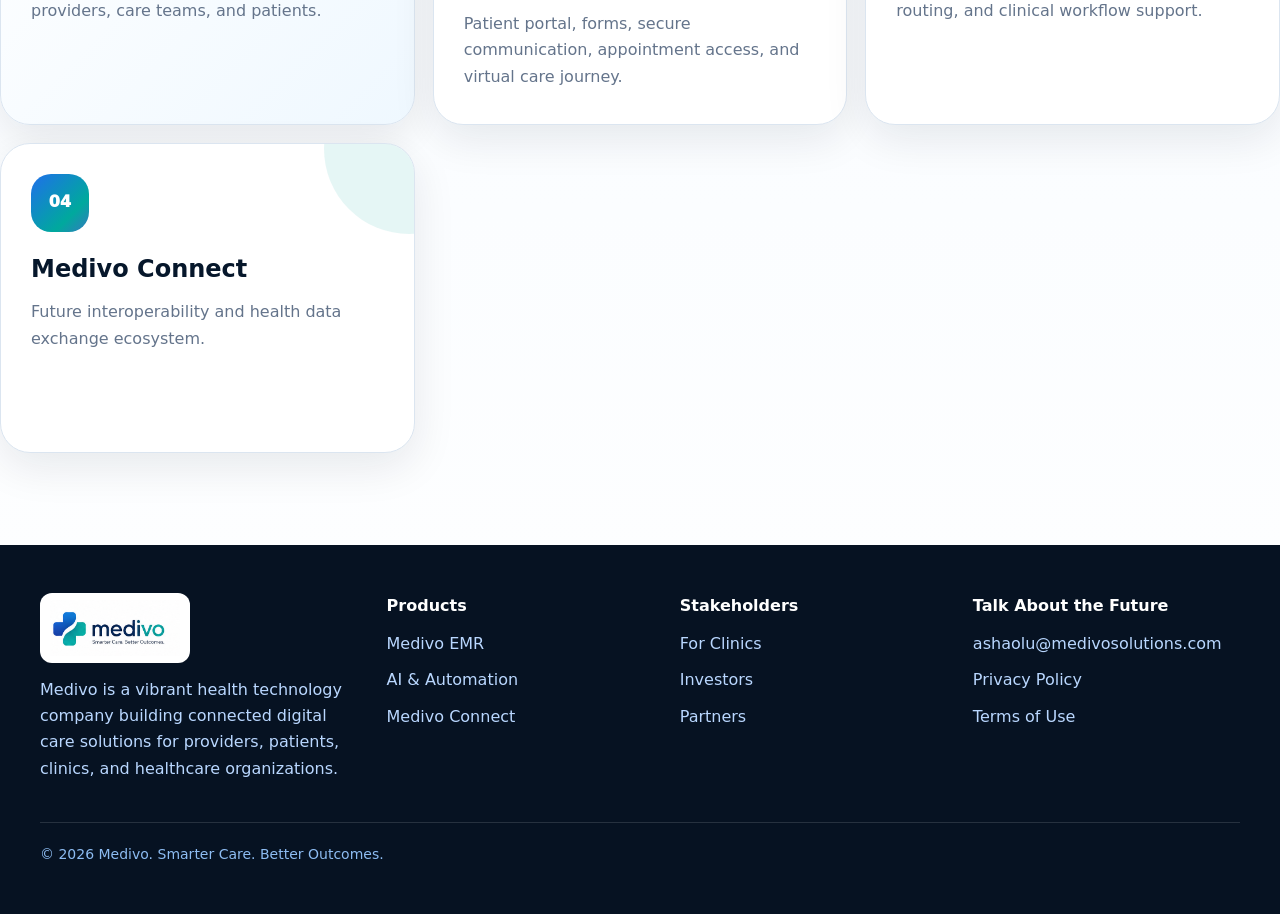
<file: projects.html>
<!doctype html>
<html lang="en">
<head>
<meta charset="utf-8">
<meta name="viewport" content="width=device-width,initial-scale=1">
<title>Projects | Medivo</title>
<meta name="description" content="Medivo projects and innovation initiatives.">
<link rel="icon" href="assets/img/favicon.png" type="image/png">
<link rel="stylesheet" href="assets/css/styles.css">
</head>
<body>
<div class="bg-grid" aria-hidden="true"></div>
<div class="ambient-orbs" aria-hidden="true"><div class="orb one"></div><div class="orb two"></div><div class="orb three"></div></div>
<a class="skip-link" href="#main">Skip to content</a>
<div class="topbar">
  <div class="container topbar-inner">
    <span>Vibrant health technology for clinics, patients, and connected care teams.</span>
    <a data-talk-future data-subject="Talk About the Future - Medivo Website Inquiry" href="mailto:ashaolu@medivosolutions.com">ashaolu@medivosolutions.com</a>
  </div>
</div>
<header class="header">
  <div class="container nav">
    <a class="logo" href="index.html" aria-label="Medivo Home"><img src="assets/img/medivo-logo-main.png" alt="Medivo logo"></a>
    <button class="mobile-toggle" aria-label="Open menu" aria-expanded="false">☰</button>
    <nav class="nav-menu" aria-label="Main navigation">
      <a href="index.html">Home</a>
      <div class="dropdown">
        <a href="products-services.html">Products & Services</a>
        <div class="dropdown-menu">
          <a href="products-services.html#emr">Medivo EMR</a>
          <a href="products-services.html#ai">AI, Automation & Analytics</a>
          <a href="products-services.html#connect">Interoperability & Health Data</a>
          <a href="products-services.html#services">Managed HealthTech Services</a>
        </div>
      </div>
      <a href="clinics.html">For Clinics</a>
      <a href="investors.html">Investors</a>
      <a href="projects.html">Projects</a>
      <a href="partners.html">Partners</a>
      <a href="about.html">About</a>
      <a href="contact.html">Contact</a>
    </nav>
    <div class="nav-actions">
      <a class="nav-cta" data-talk-future data-subject="Talk About the Future - Main CTA" href="mailto:ashaolu@medivosolutions.com">Talk About the Future</a>
    </div>
  </div>
</header>
<main id="main">

<section class="page-hero"><div class="container"><span class="section-kicker">Projects</span><h1>Projects that turn healthcare complexity into connected experiences.</h1><p>Medivo’s project portfolio supports clinics, health systems, innovation partners, and future national-scale digital health opportunities.</p></div></section>
<section class="section"><div class="container split" style="margin-bottom:36px"><div class="card-img reveal"><img src="assets/img/professional-office.png" alt="Healthcare technology professional"></div><div class="card reveal"><h3>Human-centered delivery</h3><p>Medivo projects are structured around clinical usability, operational efficiency, secure delivery, and long-term health data connectivity.</p></div></div>
<div class="solution-grid">
  <article class="solution-card featured reveal"><div class="icon">01</div><h3>Digital Care Platform</h3><p>Core digital health capability for clinics, providers, care teams, and patients.</p></article>
  <article class="solution-card reveal"><div class="icon">02</div><h3>Digital Patient Experience</h3><p>Patient portal, forms, secure communication, appointment access, and virtual care journey.</p></article>
  <article class="solution-card reveal"><div class="icon">03</div><h3>AI Care Productivity</h3><p>AI scribe, document intelligence, task routing, and clinical workflow support.</p></article>
  <article class="solution-card reveal"><div class="icon">04</div><h3>Medivo Connect</h3><p>Future interoperability and health data exchange ecosystem.</p></article>
</div></div></section>

</main>
<footer class="footer">
  <div class="container">
    <div class="footer-grid">
      <div>
        <img src="assets/img/medivo-logo-main.png" alt="Medivo logo">
        <p>Medivo is a vibrant health technology company building connected digital care solutions for providers, patients, clinics, and healthcare organizations.</p>
      </div>
      <div>
        <h4>Products</h4>
        <p><a href="products-services.html#emr">Medivo EMR</a></p>
        <p><a href="products-services.html#ai">AI & Automation</a></p>
        <p><a href="products-services.html#connect">Medivo Connect</a></p>
      </div>
      <div>
        <h4>Stakeholders</h4>
        <p><a href="clinics.html">For Clinics</a></p>
        <p><a href="investors.html">Investors</a></p>
        <p><a href="partners.html">Partners</a></p>
      </div>
      <div>
        <h4>Talk About the Future</h4>
        <p><a data-talk-future data-subject="Talk About the Future - Footer Inquiry" href="mailto:ashaolu@medivosolutions.com">ashaolu@medivosolutions.com</a></p>
        <p><a href="privacy-policy.html">Privacy Policy</a></p>
        <p><a href="terms-of-use.html">Terms of Use</a></p>
      </div>
    </div>
    <div class="footer-bottom">© <span data-year></span> Medivo. Smarter Care. Better Outcomes.</div>
  </div>
</footer>
<script src="assets/js/main.js"></script>
</body>
</html>
</file>
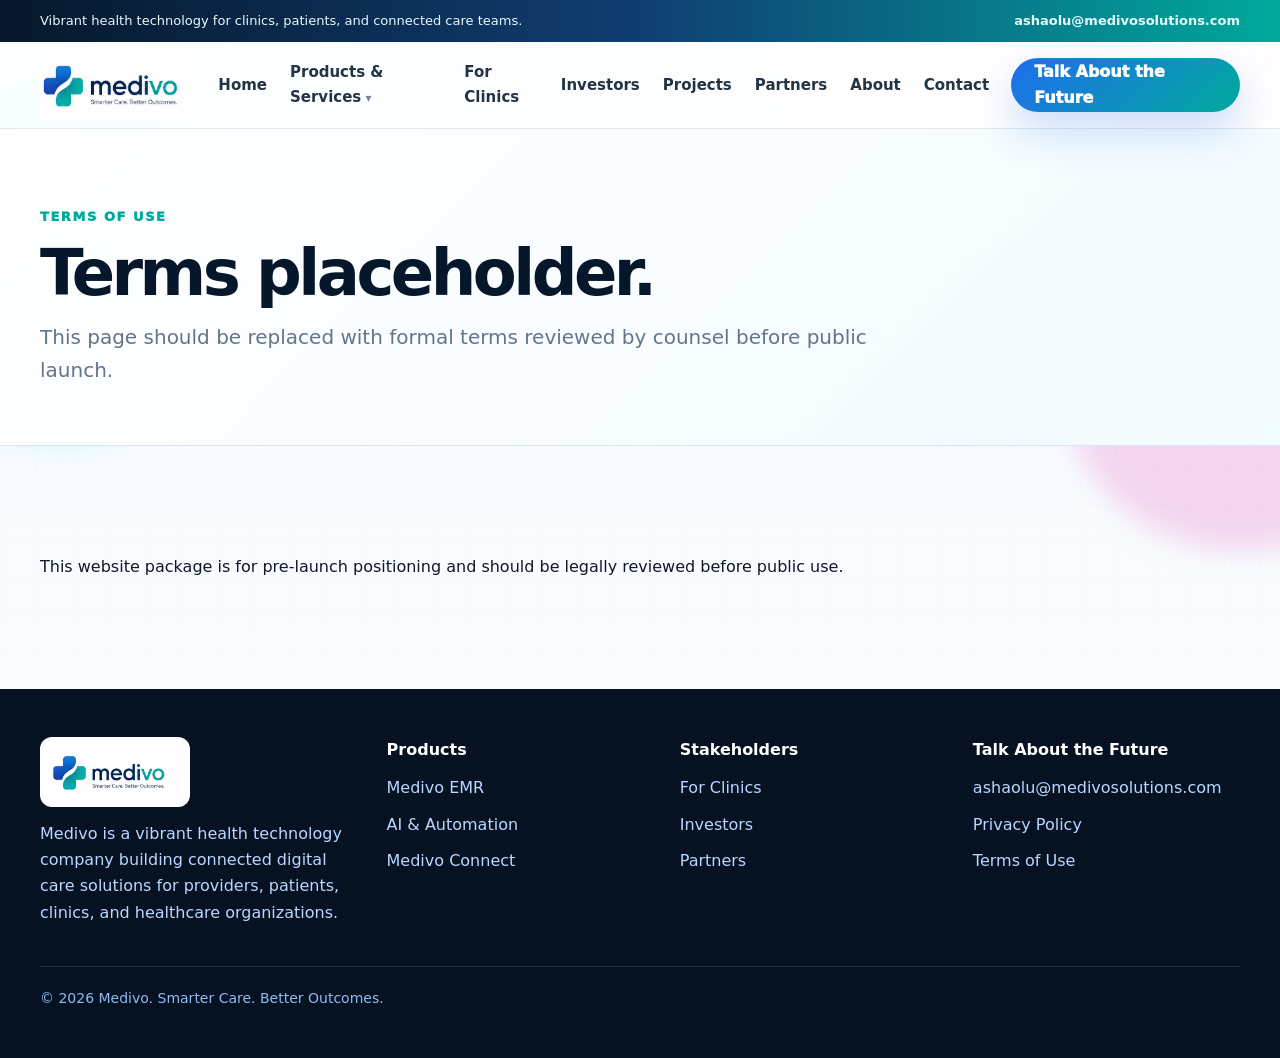
<file: terms-of-use.html>
<!doctype html>
<html lang="en">
<head>
<meta charset="utf-8">
<meta name="viewport" content="width=device-width,initial-scale=1">
<title>Terms of Use | Medivo</title>
<meta name="description" content="Medivo terms of use placeholder.">
<link rel="icon" href="assets/img/favicon.png" type="image/png">
<link rel="stylesheet" href="assets/css/styles.css">
</head>
<body>
<div class="bg-grid" aria-hidden="true"></div>
<div class="ambient-orbs" aria-hidden="true"><div class="orb one"></div><div class="orb two"></div><div class="orb three"></div></div>
<a class="skip-link" href="#main">Skip to content</a>
<div class="topbar">
  <div class="container topbar-inner">
    <span>Vibrant health technology for clinics, patients, and connected care teams.</span>
    <a data-talk-future data-subject="Talk About the Future - Medivo Website Inquiry" href="mailto:ashaolu@medivosolutions.com">ashaolu@medivosolutions.com</a>
  </div>
</div>
<header class="header">
  <div class="container nav">
    <a class="logo" href="index.html" aria-label="Medivo Home"><img src="assets/img/medivo-logo-main.png" alt="Medivo logo"></a>
    <button class="mobile-toggle" aria-label="Open menu" aria-expanded="false">☰</button>
    <nav class="nav-menu" aria-label="Main navigation">
      <a href="index.html">Home</a>
      <div class="dropdown">
        <a href="products-services.html">Products & Services</a>
        <div class="dropdown-menu">
          <a href="products-services.html#emr">Medivo EMR</a>
          <a href="products-services.html#ai">AI, Automation & Analytics</a>
          <a href="products-services.html#connect">Interoperability & Health Data</a>
          <a href="products-services.html#services">Managed HealthTech Services</a>
        </div>
      </div>
      <a href="clinics.html">For Clinics</a>
      <a href="investors.html">Investors</a>
      <a href="projects.html">Projects</a>
      <a href="partners.html">Partners</a>
      <a href="about.html">About</a>
      <a href="contact.html">Contact</a>
    </nav>
    <div class="nav-actions">
      <a class="nav-cta" data-talk-future data-subject="Talk About the Future - Main CTA" href="mailto:ashaolu@medivosolutions.com">Talk About the Future</a>
    </div>
  </div>
</header>
<main id="main">

<section class="page-hero"><div class="container"><span class="section-kicker">Terms of Use</span><h1>Terms placeholder.</h1><p>This page should be replaced with formal terms reviewed by counsel before public launch.</p></div></section>
<section class="section"><div class="container"><p>This website package is for pre-launch positioning and should be legally reviewed before public use.</p></div></section>

</main>
<footer class="footer">
  <div class="container">
    <div class="footer-grid">
      <div>
        <img src="assets/img/medivo-logo-main.png" alt="Medivo logo">
        <p>Medivo is a vibrant health technology company building connected digital care solutions for providers, patients, clinics, and healthcare organizations.</p>
      </div>
      <div>
        <h4>Products</h4>
        <p><a href="products-services.html#emr">Medivo EMR</a></p>
        <p><a href="products-services.html#ai">AI & Automation</a></p>
        <p><a href="products-services.html#connect">Medivo Connect</a></p>
      </div>
      <div>
        <h4>Stakeholders</h4>
        <p><a href="clinics.html">For Clinics</a></p>
        <p><a href="investors.html">Investors</a></p>
        <p><a href="partners.html">Partners</a></p>
      </div>
      <div>
        <h4>Talk About the Future</h4>
        <p><a data-talk-future data-subject="Talk About the Future - Footer Inquiry" href="mailto:ashaolu@medivosolutions.com">ashaolu@medivosolutions.com</a></p>
        <p><a href="privacy-policy.html">Privacy Policy</a></p>
        <p><a href="terms-of-use.html">Terms of Use</a></p>
      </div>
    </div>
    <div class="footer-bottom">© <span data-year></span> Medivo. Smarter Care. Better Outcomes.</div>
  </div>
</footer>
<script src="assets/js/main.js"></script>
</body>
</html>
</file>
<file: assets/css/styles.css>
:root {
  --navy:#06172b;
  --navy2:#0b2545;
  --blue:#1f6feb;
  --sky:#21d4fd;
  --teal:#00a99d;
  --mint:#7cf2d5;
  --lime:#8eea6f;
  --purple:#7c3aed;
  --pink:#e94bb4;
  --orange:#ff8a3d;
  --gold:#c98a2e;
  --ink:#0f172a;
  --slate:#475569;
  --muted:#64748b;
  --line:#dbe5f0;
  --soft:#f7fbff;
  --white:#ffffff;
  --shadow:0 28px 90px rgba(6,23,43,.16);
  --shadow-soft:0 14px 44px rgba(6,23,43,.09);
  --max:1200px;
}
*{box-sizing:border-box}
html{scroll-behavior:smooth}
body{
  margin:0;
  font-family:Inter,ui-sans-serif,system-ui,-apple-system,BlinkMacSystemFont,"Segoe UI",sans-serif;
  color:var(--ink);
  background:
    radial-gradient(circle at 10% -5%,rgba(33,212,253,.20),transparent 30%),
    radial-gradient(circle at 92% 0%,rgba(233,75,180,.13),transparent 28%),
    radial-gradient(circle at 48% 8%,rgba(0,169,157,.12),transparent 27%),
    linear-gradient(180deg,#ffffff 0%,#f7fbff 44%,#ffffff 100%);
  line-height:1.65;
  overflow-x:hidden;
}
a{text-decoration:none;color:inherit}
img{max-width:100%;display:block}
.container{width:min(var(--max),calc(100% - 42px));margin:0 auto}
.skip-link{position:absolute;left:-999px;top:8px;background:var(--navy);color:white;padding:10px;z-index:999}
.skip-link:focus{left:8px}

.bg-grid{
  position:fixed;inset:0;pointer-events:none;z-index:-2;opacity:.36;
  background-image:linear-gradient(rgba(15,23,42,.035) 1px,transparent 1px),linear-gradient(90deg,rgba(15,23,42,.035) 1px,transparent 1px);
  background-size:36px 36px;
}
.ambient-orbs{position:fixed;inset:0;z-index:-1;overflow:hidden;pointer-events:none}
.orb{position:absolute;width:360px;height:360px;border-radius:999px;filter:blur(14px);opacity:.22;mix-blend-mode:multiply;animation:drift 14s ease-in-out infinite}
.orb.one{left:-120px;top:80px;background:var(--sky)}
.orb.two{right:-140px;top:190px;background:var(--pink);animation-duration:18s}
.orb.three{left:36%;bottom:-180px;background:var(--teal);animation-duration:20s}
@keyframes drift{0%,100%{transform:translate3d(0,0,0) scale(1)}50%{transform:translate3d(60px,-55px,0) scale(1.12)}}

/* Header */
.topbar{
  background:linear-gradient(90deg,var(--navy),#103e72,var(--teal));
  color:#e7faff;
  font-size:13px;
  overflow:hidden;
}
.topbar-inner{min-height:42px;display:flex;align-items:center;justify-content:space-between;gap:18px}
.topbar a{color:#e7faff;font-weight:850}
.header{
  position:sticky;top:0;z-index:100;
  background:rgba(255,255,255,.88);
  backdrop-filter:blur(22px);
  border-bottom:1px solid rgba(148,163,184,.24)
}
.nav{height:86px;display:flex;align-items:center;justify-content:space-between;gap:22px}
.logo img{width:165px;height:auto;object-fit:contain}
.nav-menu{display:flex;align-items:center;gap:23px;font-size:15px;font-weight:820;color:var(--navy)}
.nav-menu a{opacity:.88}
.nav-menu a:hover{opacity:1;color:var(--teal)}
.dropdown{position:relative}
.dropdown>a::after{content:" ▾";font-size:12px;color:var(--muted)}
.dropdown-menu{
  position:absolute;left:0;top:34px;min-width:330px;
  background:#fff;border:1px solid var(--line);border-radius:20px;padding:10px;box-shadow:var(--shadow);display:none
}
.dropdown:hover .dropdown-menu{display:block}
.dropdown-menu a{display:block;padding:12px 14px;border-radius:12px;color:var(--navy)}
.dropdown-menu a:hover{background:#eefdfb}
.nav-actions{display:flex;align-items:center;gap:12px}
.btn,.nav-cta{
  min-height:50px;padding:0 22px;border-radius:999px;display:inline-flex;align-items:center;justify-content:center;gap:10px;
  font-weight:930;border:1px solid transparent;transition:.22s ease;cursor:pointer
}
.btn:hover,.nav-cta:hover{transform:translateY(-3px)}
.btn-primary,.nav-cta{
  background:linear-gradient(135deg,var(--blue),var(--teal),var(--purple));
  color:white;box-shadow:0 18px 42px rgba(31,111,235,.24);
  background-size:200% 200%;
  animation:gradientShift 6s ease infinite;
}
.btn-secondary{background:#fff;color:var(--navy);border-color:rgba(6,23,43,.12)}
.btn-white{background:#fff;color:var(--navy)}
.btn-glass{background:rgba(255,255,255,.1);color:white;border-color:rgba(255,255,255,.24)}
.mobile-toggle{display:none;width:48px;height:48px;border:1px solid var(--line);border-radius:14px;background:white;color:var(--navy);font-size:24px}

/* Motion */
.reveal{opacity:0;transform:translateY(30px);transition:opacity .9s ease,transform .9s ease}
.reveal.active{opacity:1;transform:translateY(0)}
.float{animation:float 6s ease-in-out infinite}
.float-slow{animation:float 8s ease-in-out infinite}
.float-fast{animation:float 4.8s ease-in-out infinite}
.pulse{animation:pulse 3.8s ease-in-out infinite}
.spin-slow{animation:spin 18s linear infinite}
.marquee{display:flex;width:max-content;gap:16px;animation:marquee 26s linear infinite}
.marquee:hover{animation-play-state:paused}
@keyframes float{0%,100%{transform:translateY(0)}50%{transform:translateY(-15px)}}
@keyframes pulse{0%,100%{box-shadow:0 0 0 0 rgba(0,169,157,.25)}50%{box-shadow:0 0 0 14px rgba(0,169,157,0)}}
@keyframes spin{to{transform:rotate(360deg)}}
@keyframes gradientShift{0%,100%{background-position:0% 50%}50%{background-position:100% 50%}}
@keyframes marquee{from{transform:translateX(0)}to{transform:translateX(-50%)}}

/* Hero */
.hero{
  position:relative;overflow:hidden;padding:96px 0 82px;color:white;
  background:
    radial-gradient(circle at 18% 22%,rgba(33,212,253,.30),transparent 28%),
    radial-gradient(circle at 78% 15%,rgba(233,75,180,.20),transparent 24%),
    radial-gradient(circle at 86% 72%,rgba(0,169,157,.30),transparent 30%),
    linear-gradient(120deg,rgba(6,23,43,.98),rgba(7,43,76,.93) 58%,rgba(0,130,120,.86));
}
.hero::after{
  content:"";position:absolute;inset:0;opacity:.5;
  background-image:linear-gradient(rgba(255,255,255,.075) 1px,transparent 1px),linear-gradient(90deg,rgba(255,255,255,.075) 1px,transparent 1px);
  background-size:46px 46px;mask-image:linear-gradient(to bottom,black,transparent 82%)
}
.hero .container{position:relative;z-index:2}
.hero-grid{display:grid;grid-template-columns:1fr 1fr;gap:58px;align-items:center}
.kicker{
  display:inline-flex;align-items:center;gap:10px;padding:9px 14px;border-radius:999px;
  background:rgba(255,255,255,.12);border:1px solid rgba(255,255,255,.22);
  color:#e7fffb;font-size:14px;font-weight:930
}
.kicker::before{content:"";width:9px;height:9px;border-radius:50%;background:var(--cyan);box-shadow:0 0 0 6px rgba(33,212,253,.16)}
.hero h1{font-size:clamp(46px,6vw,84px);line-height:.96;letter-spacing:-.065em;margin:24px 0}
.gradient-word{background:linear-gradient(90deg,var(--sky),var(--mint),#ffda76,var(--pink));-webkit-background-clip:text;background-clip:text;color:transparent;background-size:200%;animation:gradientShift 5s ease infinite}
.hero p{font-size:21px;color:#dbeafe;max-width:720px;margin:0 0 30px}
.hero-actions{display:flex;gap:14px;flex-wrap:wrap;margin-bottom:28px}
.hero-pills{display:flex;flex-wrap:wrap;gap:10px}
.hero-pill{font-size:13px;font-weight:930;border:1px solid rgba(255,255,255,.22);padding:8px 11px;border-radius:999px;color:#e6fffb;background:rgba(255,255,255,.08)}
.hero-visual{position:relative}
.image-shell{border-radius:38px;padding:14px;background:rgba(255,255,255,.12);border:1px solid rgba(255,255,255,.23);box-shadow:0 36px 90px rgba(0,0,0,.22);backdrop-filter:blur(18px);overflow:hidden}
.image-shell img{border-radius:27px;width:100%;height:590px;object-fit:cover;transition:transform .65s ease}
.image-shell:hover img{transform:scale(1.035)}
.floating-card{
  position:absolute;left:-24px;bottom:42px;width:292px;padding:19px;border-radius:24px;
  background:rgba(255,255,255,.94);color:var(--navy);box-shadow:var(--shadow);border:1px solid rgba(255,255,255,.45)
}
.floating-card.right{left:auto;right:-26px;top:42px;bottom:auto}
.floating-card strong{display:block;font-size:18px;margin-bottom:6px}
.floating-card span{color:var(--muted);font-weight:760;font-size:14px}
.metric-dots{display:flex;gap:6px;margin-top:12px}
.metric-dots i{width:8px;height:8px;border-radius:50%;background:var(--teal);display:block}

/* Sections */
.section{padding:92px 0}
.section.alt{background:rgba(255,255,255,.84);border-top:1px solid rgba(148,163,184,.16);border-bottom:1px solid rgba(148,163,184,.16)}
.section-head{max-width:870px;margin-bottom:42px}
.section-kicker{font-size:13px;text-transform:uppercase;letter-spacing:.12em;color:var(--teal);font-weight:950}
.section h2{font-size:clamp(34px,4vw,58px);line-height:1.04;letter-spacing:-.046em;color:var(--navy);margin:10px 0 13px}
.section-head p{font-size:19px;color:var(--muted);margin:0}
.split{display:grid;grid-template-columns:1fr 1fr;gap:48px;align-items:center}
.card{background:white;border:1px solid var(--line);border-radius:32px;padding:34px;box-shadow:var(--shadow-soft)}
.card h3{margin:0 0 12px;color:var(--navy);font-size:29px;line-height:1.1}
.card p{margin:0;color:var(--muted)}
.card-img{padding:14px;background:white;border:1px solid var(--line);border-radius:32px;box-shadow:var(--shadow-soft);overflow:hidden}
.card-img img{border-radius:23px;width:100%;height:100%;object-fit:cover;transition:transform .65s ease}
.card-img:hover img{transform:scale(1.035)}
.value-list{display:grid;gap:14px;margin-top:24px}
.value{display:grid;grid-template-columns:46px 1fr;gap:14px;padding:16px;border-radius:20px;background:#f8fafc;border:1px solid #e2e8f0}
.value i{font-style:normal;width:46px;height:46px;border-radius:15px;display:grid;place-items:center;background:linear-gradient(135deg,var(--blue),var(--teal),var(--purple));color:white;font-weight:950}
.value strong{display:block;color:var(--navy)}
.value span{color:var(--muted)}

.solution-grid{display:grid;grid-template-columns:repeat(3,1fr);gap:18px}
.solution-card{
  background:white;border:1px solid var(--line);border-radius:30px;padding:30px;min-height:310px;box-shadow:var(--shadow-soft);position:relative;overflow:hidden;
  transition:transform .22s ease,border-color .22s ease,box-shadow .22s ease
}
.solution-card.featured{grid-column:span 1;background:radial-gradient(circle at right top,rgba(33,212,253,.17),transparent 34%),linear-gradient(135deg,#fff,#eff8ff)}
.solution-card:hover{transform:translateY(-6px);box-shadow:var(--shadow);border-color:rgba(0,169,157,.34)}
.solution-card::after{content:"";position:absolute;width:170px;height:170px;right:-80px;top:-80px;border-radius:50%;background:rgba(0,169,157,.10)}
.icon{width:58px;height:58px;border-radius:20px;background:linear-gradient(135deg,var(--blue),var(--teal),var(--purple));display:grid;place-items:center;color:white;font-weight:950;margin-bottom:18px;background-size:180%;animation:gradientShift 7s ease infinite}
.solution-card h3{margin:0 0 10px;color:var(--navy);font-size:24px}
.solution-card p{margin:0;color:var(--muted)}
.badge{display:inline-block;margin-top:16px;padding:7px 11px;border-radius:999px;background:#e7fffb;color:#007c73;font-size:12px;font-weight:950;text-transform:uppercase}
.learn{display:inline-flex;margin-top:18px;color:var(--teal);font-weight:950}

.motion-band{overflow:hidden;border-top:1px solid rgba(148,163,184,.20);border-bottom:1px solid rgba(148,163,184,.20);background:#061222;color:#e8fbff;padding:18px 0}
.marquee span{display:inline-flex;align-items:center;gap:8px;padding:10px 16px;border-radius:999px;background:rgba(255,255,255,.09);border:1px solid rgba(255,255,255,.15);font-weight:900;white-space:nowrap}
.marquee span::before{content:"";width:8px;height:8px;border-radius:50%;background:var(--teal)}

.enterprise-panel{
  color:white;border-radius:40px;padding:48px;box-shadow:var(--shadow);
  background:
    radial-gradient(circle at 20% 10%,rgba(33,212,253,.24),transparent 28%),
    radial-gradient(circle at 78% 12%,rgba(233,75,180,.20),transparent 24%),
    linear-gradient(135deg,var(--navy),#0d3860 58%,#008c83)
}
.enterprise-panel h2{color:white}
.enterprise-panel p{color:#dbeafe}
.enterprise-grid{display:grid;grid-template-columns:repeat(4,1fr);gap:16px;margin-top:28px}
.enterprise-card{background:rgba(255,255,255,.09);border:1px solid rgba(255,255,255,.16);border-radius:24px;padding:22px}
.enterprise-card strong{display:block;font-size:32px;color:white}
.enterprise-card span{color:#cde8ff;font-weight:780}

.investor-grid{display:grid;grid-template-columns:1.05fr .95fr;gap:44px}
.kpi-grid{display:grid;grid-template-columns:repeat(2,1fr);gap:14px}
.kpi{padding:22px;border-radius:24px;background:#fff;border:1px solid var(--line);box-shadow:var(--shadow-soft)}
.kpi strong{display:block;font-size:34px;color:var(--navy);line-height:1}
.kpi span{display:block;margin-top:8px;color:var(--muted);font-weight:820}
.clinic-grid{display:grid;grid-template-columns:repeat(3,1fr);gap:18px}
.clinic-card{background:white;border:1px solid var(--line);border-radius:28px;padding:26px;box-shadow:var(--shadow-soft);transition:.22s ease}
.clinic-card:hover{transform:translateY(-5px);border-color:rgba(31,111,235,.34)}
.clinic-card strong{display:block;color:var(--navy);font-size:22px;margin-bottom:8px}
.clinic-card p{color:var(--muted);margin:0}

.people-grid{display:grid;grid-template-columns:repeat(4,1fr);gap:18px}
.person-card{background:white;border:1px solid var(--line);border-radius:30px;overflow:hidden;box-shadow:var(--shadow-soft);transition:.22s ease}
.person-card:hover{transform:translateY(-7px)}
.person-card img{width:100%;height:285px;object-fit:cover;transition:transform .6s ease}
.person-card:hover img{transform:scale(1.05)}
.person-copy{padding:20px}
.person-copy strong{display:block;color:var(--navy);font-size:20px}
.person-copy span{display:block;color:var(--muted);margin-top:6px}

.testimonials{display:grid;grid-template-columns:repeat(3,1fr);gap:18px}
.quote{background:white;border:1px solid var(--line);border-radius:28px;padding:26px;box-shadow:var(--shadow-soft)}
.quote img{width:100%;height:220px;object-fit:cover;border-radius:18px;margin-bottom:18px}
.quote p{margin:0 0 18px;color:var(--slate)}
.quote strong{color:var(--navy)}
.quote span{display:block;color:var(--muted);font-size:14px}

.logo-cloud{display:grid;grid-template-columns:repeat(6,1fr);gap:14px}
.logo-tile{height:86px;display:grid;place-items:center;background:white;border:1px solid var(--line);border-radius:18px;color:var(--muted);font-weight:900;box-shadow:var(--shadow-soft);text-align:center;padding:10px;transition:.22s ease}
.logo-tile:hover{transform:translateY(-4px);color:var(--teal);border-color:rgba(0,169,157,.34)}

.newsletter{display:grid;grid-template-columns:1fr auto;gap:24px;align-items:center;background:#fff;border:1px solid var(--line);border-radius:34px;padding:36px;box-shadow:var(--shadow)}
.newsletter h2{margin:0;color:var(--navy);font-size:36px}
.newsletter p{margin:6px 0 0;color:var(--muted)}
.newsletter-form{display:flex;gap:10px;min-width:420px}
.newsletter-form input{height:52px;border:1px solid var(--line);border-radius:999px;padding:0 17px;font:inherit;flex:1}

.page-hero{padding:74px 0 58px;background:linear-gradient(135deg,#fff,#f2fbff);border-bottom:1px solid var(--line)}
.page-hero h1{font-size:clamp(40px,5vw,68px);line-height:1;letter-spacing:-.055em;color:var(--navy);margin:12px 0 16px}
.page-hero p{font-size:20px;color:var(--muted);max-width:830px;margin:0}
.form-card{background:white;border:1px solid var(--line);border-radius:30px;padding:32px;box-shadow:var(--shadow)}
.form{display:grid;grid-template-columns:repeat(2,1fr);gap:16px}
label{display:grid;gap:8px;color:var(--navy);font-weight:850}
input,select,textarea{border:1px solid var(--line);border-radius:16px;min-height:52px;padding:13px 15px;font:inherit;background:white}
textarea{min-height:130px}
.full{grid-column:1/-1}
.form-note{font-size:14px;color:var(--muted);margin:14px 0 0}

.footer{background:#061222;color:#cfe0ff;padding:48px 0}
.footer-grid{display:grid;grid-template-columns:1.2fr repeat(3,1fr);gap:26px}
.footer img{width:150px;background:white;border-radius:12px;padding:7px 10px;margin-bottom:14px}
.footer h4{color:white;margin:0 0 12px}
.footer p,.footer a{color:#b9d7ff;margin:0 0 10px}
.footer a:hover{color:white}
.footer-bottom{border-top:1px solid rgba(255,255,255,.13);margin-top:30px;padding-top:20px;font-size:14px;color:#8dbcf2}

@media(max-width:1020px){
  .hero-grid,.split,.investor-grid{grid-template-columns:1fr}
  .solution-grid,.clinic-grid,.testimonials,.people-grid{grid-template-columns:repeat(2,1fr)}
  .enterprise-grid,.logo-cloud{grid-template-columns:repeat(3,1fr)}
  .newsletter{grid-template-columns:1fr}
  .newsletter-form{min-width:0}
  .nav-menu,.nav-actions{display:none}
  .mobile-toggle{display:block}
  .header.open .nav-menu{display:flex;position:absolute;top:86px;left:20px;right:20px;flex-direction:column;align-items:flex-start;background:white;border:1px solid var(--line);border-radius:20px;padding:18px;box-shadow:var(--shadow)}
  .header.open .dropdown-menu{display:block;position:static;box-shadow:none;border:0;padding:4px 0 0}
}
@media(max-width:640px){
  .container{width:min(var(--max),calc(100% - 28px))}
  .topbar-inner{height:auto;min-height:40px;flex-direction:column;padding:8px 0;text-align:center}
  .logo img{width:136px}
  .hero{padding:62px 0}
  .hero p{font-size:18px}
  .image-shell img{height:420px}
  .floating-card{position:static;width:auto;margin-top:14px}
  .solution-grid,.clinic-grid,.testimonials,.people-grid,.enterprise-grid,.logo-cloud,.footer-grid,.form,.kpi-grid{grid-template-columns:1fr}
  .newsletter-form{flex-direction:column}
}
</file>
